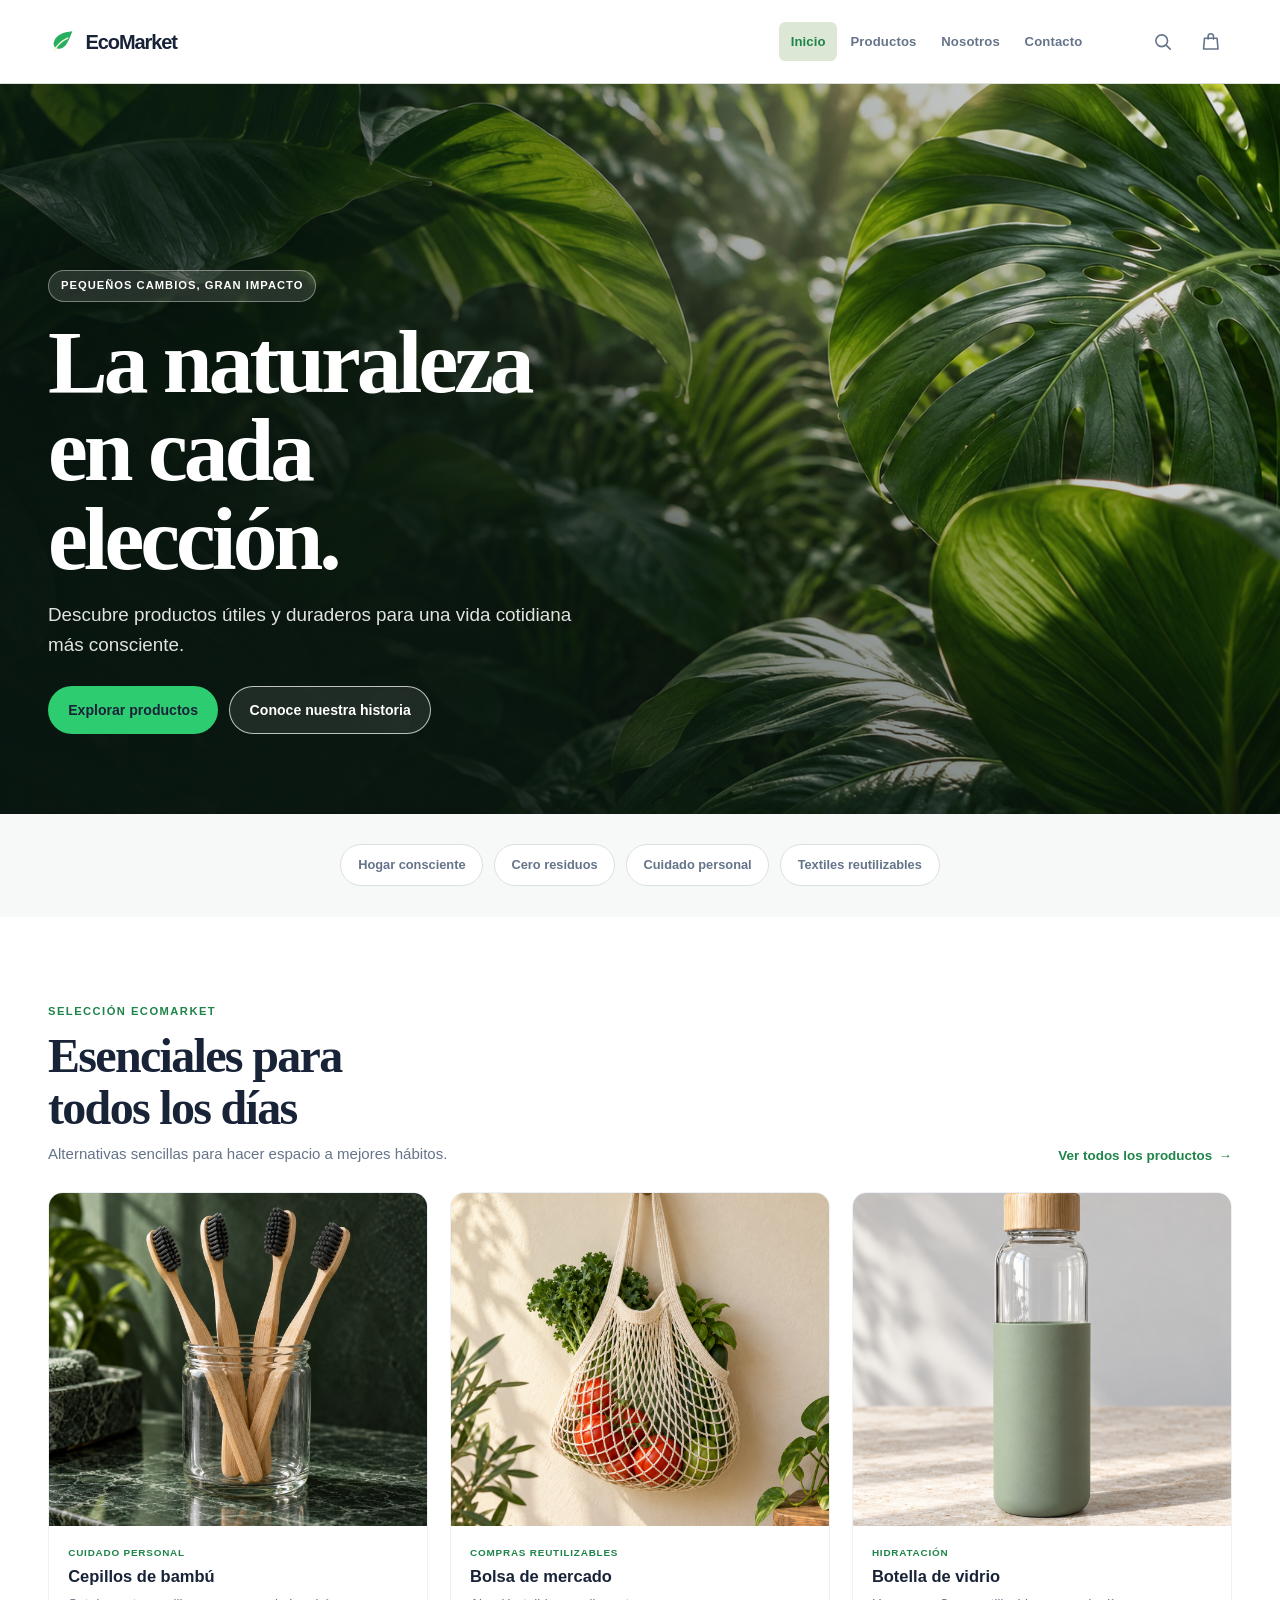
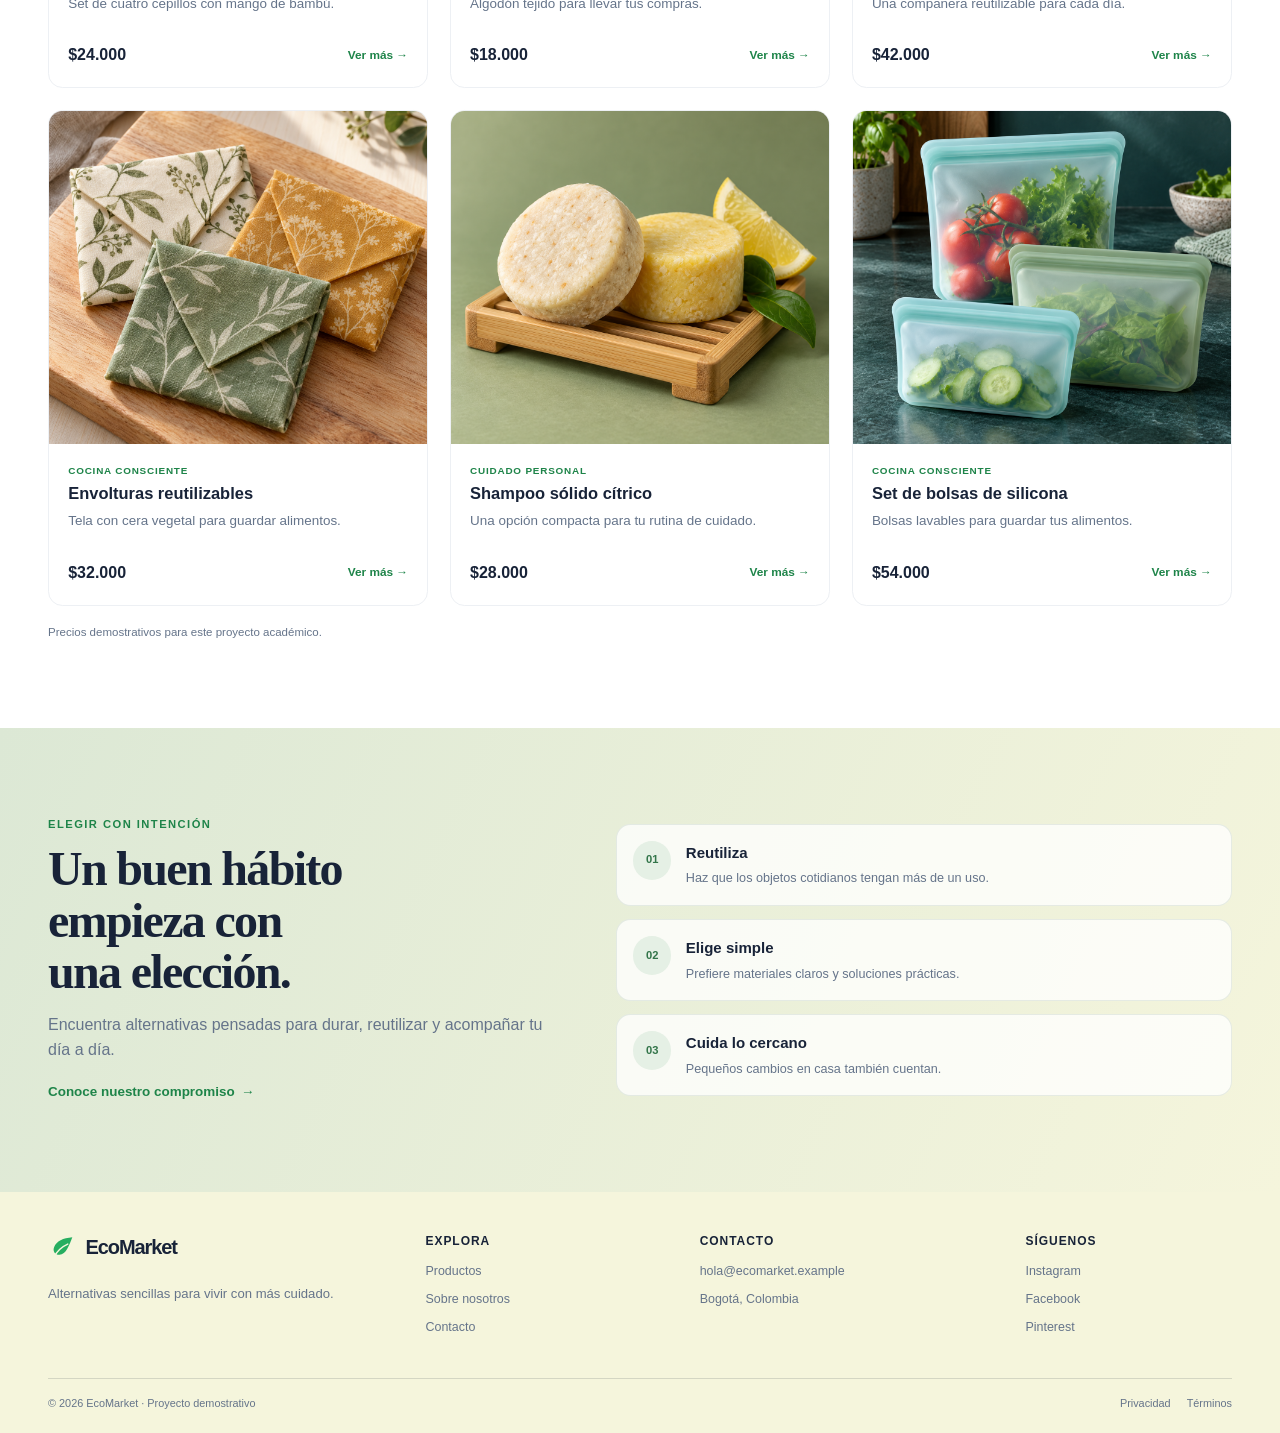
<file: index.html>
<!doctype html>
<html lang="es">
  <head>
    <meta charset="utf-8">
    <meta name="viewport" content="width=device-width, initial-scale=1">
    <meta name="theme-color" content="#f7f9f8">
    <link rel="icon" type="image/svg+xml" href="img/icons/eco-leaf.svg">
    <meta name="description" content="Encuentra productos reutilizables y conscientes para tu hogar, cuidado personal y compras diarias en EcoMarket.">
    <title>EcoMarket | Compra consciente, vive mejor</title>
    <link rel="stylesheet" href="css/main.css">
    <link rel="stylesheet" href="css/layout.css">
    <link rel="stylesheet" href="css/components.css">
    <link rel="stylesheet" href="css/animations.css">
  </head>
  <body>
    <a class="skip-link" href="#contenido">Saltar al contenido</a>
    <header class="site-header">
      <div class="site-header__inner page-wrap">
        <a class="brand" href="index.html" aria-label="EcoMarket, inicio">
          <svg class="brand__mark" viewBox="0 0 40 40" aria-hidden="true"><path d="M32 7C20 8 11 12 8 20c-2 5 1 10 7 10 9 0 13-13 17-23Z" fill="currentColor"/><path d="M8 33c4-8 9-13 18-17" fill="none" stroke="#f5f5dc" stroke-linecap="round" stroke-width="2"/></svg>
          <span>Eco<span class="brand__accent">Market</span></span>
        </a>
        <div class="site-header__actions">
          <nav class="site-nav" aria-label="Navegación principal">
            <input class="site-nav__checkbox" id="menu-principal" type="checkbox" aria-label="Mostrar u ocultar menú">
            <label class="site-nav__button" for="menu-principal" aria-hidden="true"><span></span><span></span><span></span></label>
            <div class="site-nav__menu">
              <a class="site-nav__link site-nav__link--current" aria-current="page" href="index.html">Inicio</a>
              <a class="site-nav__link" href="views/productos.html">Productos</a>
              <a class="site-nav__link" href="views/sobre-nosotros.html">Nosotros</a>
              <a class="site-nav__link" href="views/contacto.html">Contacto</a>
            </div>
          </nav>
          <div class="header-quicklinks" aria-label="Accesos rápidos">
            <a class="header-icon" href="views/productos.html" aria-label="Buscar productos" title="Buscar productos">
              <svg viewBox="0 0 24 24" aria-hidden="true"><circle cx="10.8" cy="10.8" r="6.5"/><path d="m16 16 4.2 4.2"/></svg>
            </a>
            <a class="header-icon header-icon--bag" href="views/productos.html" aria-label="Ver catálogo y bolsa demostrativa" title="Ver catálogo y bolsa demostrativa">
              <svg viewBox="0 0 24 24" aria-hidden="true"><path d="M5 8h14l1 12H4L5 8Z"/><path d="M9 9V6a3 3 0 0 1 6 0v3"/></svg>
            </a>
          </div>
        </div>
      </div>
    </header>

    <main id="contenido" class="home">
      <section class="home-hero" aria-labelledby="home-title">
        <img class="home-hero__image" src="img/hero/hojas-eco.png" alt="" fetchpriority="high" decoding="async">
        <div class="home-hero__shade" aria-hidden="true"></div>
        <div class="page-wrap home-hero__content">
          <p class="eyebrow eyebrow--light">Pequeños cambios, gran impacto</p>
          <h1 id="home-title">La naturaleza en cada elección.</h1>
          <p class="home-hero__copy">Descubre productos útiles y duraderos para una vida cotidiana más consciente.</p>
          <div class="home-hero__actions">
            <a class="button button--primary" href="views/productos.html">Explorar productos</a>
            <a class="button button--hero-outline" href="views/sobre-nosotros.html">Conoce nuestra historia</a>
          </div>
        </div>
      </section>

      <nav class="home-categories page-wrap" aria-label="Explorar categorías">
        <a href="views/productos.html">Hogar consciente</a>
        <a href="views/productos.html">Cero residuos</a>
        <a href="views/productos.html">Cuidado personal</a>
        <a href="views/productos.html">Textiles reutilizables</a>
      </nav>

      <section class="home-featured section-space" aria-labelledby="featured-title">
        <div class="page-wrap">
          <div class="section-heading">
            <div>
              <p class="eyebrow">Selección EcoMarket</p>
              <h2 id="featured-title">Esenciales para todos los días</h2>
              <p class="section-heading__copy">Alternativas sencillas para hacer espacio a mejores hábitos.</p>
            </div>
            <a class="text-link" href="views/productos.html">Ver todos los productos <span aria-hidden="true">→</span></a>
          </div>

          <div class="product-grid">
            <article class="card product-card">
              <a class="product-card__image" href="views/productos.html" aria-label="Ver cepillos de bambú">
                <img src="img/products/cepillos-bambu.png" alt="Cuatro cepillos de bambú en un frasco de vidrio" loading="lazy" decoding="async">
              </a>
              <div class="product-card__body">
                <p class="product-card__tag">Cuidado personal</p>
                <h3><a href="views/productos.html">Cepillos de bambú</a></h3>
                <p class="product-card__description">Set de cuatro cepillos con mango de bambú.</p>
                <div class="product-card__bottom"><span class="product-card__price">$24.000</span><a class="product-card__link" href="views/productos.html">Ver más <span aria-hidden="true">→</span></a></div>
              </div>
            </article>

            <article class="card product-card">
              <a class="product-card__image" href="views/productos.html" aria-label="Ver bolsa de mercado de algodón">
                <img src="img/products/bolsa-malla.png" alt="Bolsa de malla de algodón con verduras frescas" loading="lazy" decoding="async">
              </a>
              <div class="product-card__body">
                <p class="product-card__tag">Compras reutilizables</p>
                <h3><a href="views/productos.html">Bolsa de mercado</a></h3>
                <p class="product-card__description">Algodón tejido para llevar tus compras.</p>
                <div class="product-card__bottom"><span class="product-card__price">$18.000</span><a class="product-card__link" href="views/productos.html">Ver más <span aria-hidden="true">→</span></a></div>
              </div>
            </article>

            <article class="card product-card">
              <a class="product-card__image" href="views/productos.html" aria-label="Ver botella reutilizable de vidrio">
                <img src="img/products/botella-vidrio.png" alt="Botella reutilizable de vidrio con funda verde y tapa de bambú" loading="lazy" decoding="async">
              </a>
              <div class="product-card__body">
                <p class="product-card__tag">Hidratación</p>
                <h3><a href="views/productos.html">Botella de vidrio</a></h3>
                <p class="product-card__description">Una compañera reutilizable para cada día.</p>
                <div class="product-card__bottom"><span class="product-card__price">$42.000</span><a class="product-card__link" href="views/productos.html">Ver más <span aria-hidden="true">→</span></a></div>
              </div>
            </article>

            <article class="card product-card">
              <a class="product-card__image" href="views/productos.html" aria-label="Ver envolturas reutilizables para alimentos">
                <img src="img/products/envolturas-reusables.png" alt="Envolturas de tela reutilizables con estampados botánicos" loading="lazy" decoding="async">
              </a>
              <div class="product-card__body">
                <p class="product-card__tag">Cocina consciente</p>
                <h3><a href="views/productos.html">Envolturas reutilizables</a></h3>
                <p class="product-card__description">Tela con cera vegetal para guardar alimentos.</p>
                <div class="product-card__bottom"><span class="product-card__price">$32.000</span><a class="product-card__link" href="views/productos.html">Ver más <span aria-hidden="true">→</span></a></div>
              </div>
            </article>

            <article class="card product-card">
              <a class="product-card__image" href="views/productos.html" aria-label="Ver shampoo sólido cítrico">
                <img src="img/products/shampoo-solido.png" alt="Barras sólidas de shampoo sobre una jabonera de bambú" loading="lazy" decoding="async">
              </a>
              <div class="product-card__body">
                <p class="product-card__tag">Cuidado personal</p>
                <h3><a href="views/productos.html">Shampoo sólido cítrico</a></h3>
                <p class="product-card__description">Una opción compacta para tu rutina de cuidado.</p>
                <div class="product-card__bottom"><span class="product-card__price">$28.000</span><a class="product-card__link" href="views/productos.html">Ver más <span aria-hidden="true">→</span></a></div>
              </div>
            </article>

            <article class="card product-card">
              <a class="product-card__image" href="views/productos.html" aria-label="Ver set de bolsas reutilizables de silicona">
                <img src="img/products/bolsas-silicona.png" alt="Set de bolsas de silicona reutilizables para guardar alimentos" loading="lazy" decoding="async">
              </a>
              <div class="product-card__body">
                <p class="product-card__tag">Cocina consciente</p>
                <h3><a href="views/productos.html">Set de bolsas de silicona</a></h3>
                <p class="product-card__description">Bolsas lavables para guardar tus alimentos.</p>
                <div class="product-card__bottom"><span class="product-card__price">$54.000</span><a class="product-card__link" href="views/productos.html">Ver más <span aria-hidden="true">→</span></a></div>
              </div>
            </article>
          </div>
          <p class="price-note">Precios demostrativos para este proyecto académico.</p>
        </div>
      </section>

      <section class="home-values" aria-labelledby="values-title">
        <div class="page-wrap home-values__layout">
          <div class="home-values__intro">
            <p class="eyebrow">Elegir con intención</p>
            <h2 id="values-title">Un buen hábito empieza con una elección.</h2>
            <p>Encuentra alternativas pensadas para durar, reutilizar y acompañar tu día a día.</p>
            <a class="text-link" href="views/sobre-nosotros.html">Conoce nuestro compromiso <span aria-hidden="true">→</span></a>
          </div>
          <div class="value-list">
            <article class="value-item"><span aria-hidden="true">01</span><div><h3>Reutiliza</h3><p>Haz que los objetos cotidianos tengan más de un uso.</p></div></article>
            <article class="value-item"><span aria-hidden="true">02</span><div><h3>Elige simple</h3><p>Prefiere materiales claros y soluciones prácticas.</p></div></article>
            <article class="value-item"><span aria-hidden="true">03</span><div><h3>Cuida lo cercano</h3><p>Pequeños cambios en casa también cuentan.</p></div></article>
          </div>
        </div>
      </section>
    </main>

    <footer class="site-footer" id="footer">
      <div class="site-footer__main page-wrap">
        <div class="site-footer__brand">
          <a class="brand brand--footer" href="index.html"><svg class="brand__mark" viewBox="0 0 40 40" aria-hidden="true"><path d="M32 7C20 8 11 12 8 20c-2 5 1 10 7 10 9 0 13-13 17-23Z" fill="currentColor"/><path d="M8 33c4-8 9-13 18-17" fill="none" stroke="#f5f5dc" stroke-linecap="round" stroke-width="2"/></svg><span>Eco<span class="brand__accent">Market</span></span></a>
          <p>Alternativas sencillas para vivir con más cuidado.</p>
        </div>
        <div class="site-footer__column"><h2>Explora</h2><a href="views/productos.html">Productos</a><a href="views/sobre-nosotros.html">Sobre nosotros</a><a href="views/contacto.html">Contacto</a></div>
        <div class="site-footer__column"><h2>Contacto</h2><a href="mailto:hola@ecomarket.example">hola@ecomarket.example</a><span>Bogotá, Colombia</span></div>
        <div class="site-footer__column"><h2>Síguenos</h2><a href="#footer">Instagram</a><a href="#footer">Facebook</a><a href="#footer">Pinterest</a></div>
      </div>
      <div class="site-footer__bottom page-wrap"><span>© 2026 EcoMarket · Proyecto demostrativo</span><div><a href="views/contacto.html#privacidad">Privacidad</a><a href="views/contacto.html#terminos">Términos</a></div></div>
    </footer>
  </body>
</html>
</file>
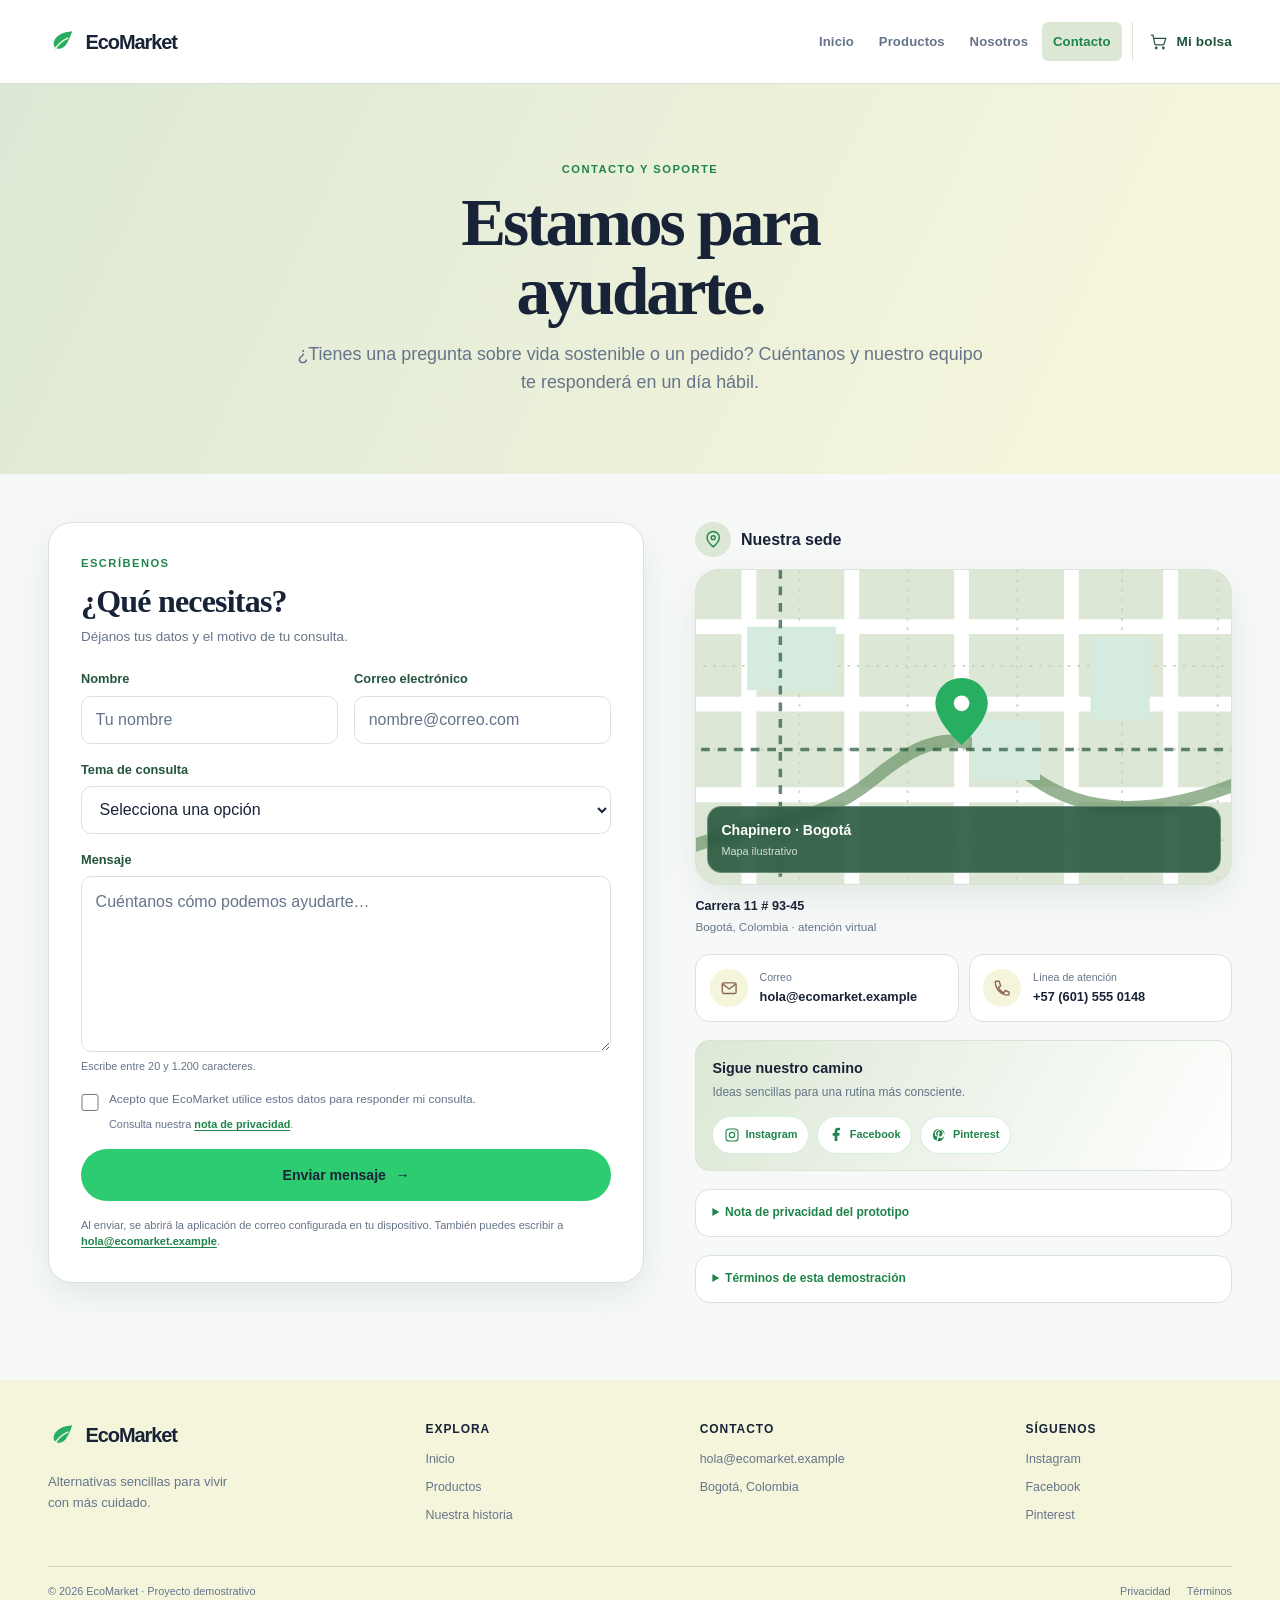
<file: views/contacto.html>
<!doctype html>
<html lang="es">
  <head>
    <meta charset="utf-8">
    <meta name="viewport" content="width=device-width, initial-scale=1">
    <meta name="theme-color" content="#f7f9f8">
    <link rel="icon" type="image/svg+xml" href="../img/icons/eco-leaf.svg">
    <meta name="description" content="Comunícate con el equipo de EcoMarket.">
    <title>Contacto | EcoMarket</title>
    <link rel="stylesheet" href="../css/main.css"><link rel="stylesheet" href="../css/layout.css"><link rel="stylesheet" href="../css/components.css"><link rel="stylesheet" href="../css/animations.css">
  </head>
  <body>
    <a class="skip-link" href="#contenido">Saltar al contenido</a>
    <header class="site-header"><div class="site-header__inner page-wrap">
      <a class="brand" href="../index.html" aria-label="EcoMarket, inicio"><svg class="brand__mark" viewBox="0 0 40 40" aria-hidden="true"><path d="M32 7C20 8 11 12 8 20c-2 5 1 10 7 10 9 0 13-13 17-23Z" fill="currentColor"/><path d="M8 33c4-8 9-13 18-17" fill="none" stroke="#f5f5dc" stroke-linecap="round" stroke-width="2"/></svg><span>Eco<span class="brand__accent">Market</span></span></a>
      <nav class="site-nav" aria-label="Navegación principal"><input class="site-nav__checkbox" id="menu-principal" type="checkbox" aria-label="Mostrar u ocultar menú"><label class="site-nav__button" for="menu-principal" aria-hidden="true"><span></span><span></span><span></span></label><div class="site-nav__menu"><a class="site-nav__link" href="../index.html">Inicio</a><a class="site-nav__link" href="productos.html">Productos</a><a class="site-nav__link" href="sobre-nosotros.html">Nosotros</a><a class="site-nav__link site-nav__link--current" aria-current="page" href="contacto.html">Contacto</a><a class="header-cart" href="productos.html" aria-label="Ver catálogo y bolsa demostrativa"><svg viewBox="0 0 24 24" aria-hidden="true"><path d="M3 4h2l2 10a2 2 0 0 0 2 2h8a2 2 0 0 0 2-2l2-6H6M10 20a1 1 0 1 1-2 0 1 1 0 0 1 2 0Zm9 0a1 1 0 1 1-2 0 1 1 0 0 1 2 0Z"/></svg><span>Mi bolsa</span></a></div></nav>
    </div></header>
    <main id="contenido" class="contact-page">
      <section class="contact-intro" aria-labelledby="contact-title">
        <div class="page-wrap">
          <p class="eyebrow">Contacto y soporte</p>
          <h1 id="contact-title">Estamos para ayudarte.</h1>
          <p>¿Tienes una pregunta sobre vida sostenible o un pedido? Cuéntanos y nuestro equipo te responderá en un día hábil.</p>
        </div>
      </section>

      <section class="contact-section page-wrap" aria-label="Formulario y datos de contacto">
        <div class="contact-grid">
          <div class="contact-form-panel">
            <div class="contact-form-panel__intro">
              <p class="eyebrow">Escríbenos</p>
              <h2>¿Qué necesitas?</h2>
              <p>Déjanos tus datos y el motivo de tu consulta.</p>
            </div>
            <form class="contact-form" action="mailto:hola@ecomarket.example" method="post" enctype="text/plain">
              <div class="contact-form__fields">
                <div class="field">
                  <label for="contact-name">Nombre</label>
                  <input id="contact-name" name="nombre" type="text" autocomplete="name" minlength="2" maxlength="80" placeholder="Tu nombre" required>
                </div>
                <div class="field">
                  <label for="contact-email">Correo electrónico</label>
                  <input id="contact-email" name="correo" type="email" autocomplete="email" maxlength="120" placeholder="nombre@correo.com" required>
                </div>
                <div class="field contact-form__subject">
                  <label for="contact-subject">Tema de consulta</label>
                  <select id="contact-subject" name="tema" required>
                    <option value="" selected disabled>Selecciona una opción</option>
                    <option value="productos">Productos y materiales</option>
                    <option value="pedido">Mi pedido</option>
                    <option value="devolucion">Envíos y devoluciones</option>
                    <option value="otro">Otro tema</option>
                  </select>
                </div>
                <div class="field contact-form__message">
                  <label for="contact-message">Mensaje</label>
                  <textarea id="contact-message" name="mensaje" rows="6" minlength="20" maxlength="1200" placeholder="Cuéntanos cómo podemos ayudarte…" required></textarea>
                  <small>Escribe entre 20 y 1.200 caracteres.</small>
                </div>
              </div>
              <div class="contact-consent">
                <input id="contact-consent" name="consentimiento" type="checkbox" required>
                <label for="contact-consent">Acepto que EcoMarket utilice estos datos para responder mi consulta.</label>
              </div>
              <p class="contact-consent__note">Consulta nuestra <a href="#privacidad">nota de privacidad</a>.</p>
              <button class="button button--primary contact-form__submit" type="submit">Enviar mensaje <span aria-hidden="true">→</span></button>
              <p class="contact-form__note">Al enviar, se abrirá la aplicación de correo configurada en tu dispositivo. También puedes escribir a <a href="mailto:hola@ecomarket.example">hola@ecomarket.example</a>.</p>
            </form>
          </div>

          <aside class="contact-aside" aria-label="Ubicación y otros medios de contacto">
            <section class="contact-location" aria-labelledby="location-title">
              <div class="contact-section-heading">
                <span class="contact-section-heading__icon" aria-hidden="true"><svg viewBox="0 0 24 24"><path d="M20 10c0 5-8 12-8 12S4 15 4 10a8 8 0 1 1 16 0Z"/><circle cx="12" cy="10" r="2.5"/></svg></span>
                <h2 id="location-title">Nuestra sede</h2>
              </div>
              <div class="contact-map" role="img" aria-label="Mapa ilustrativo de Chapinero, Bogotá. La dirección es de demostración y no corresponde a una tienda abierta al público.">
                <svg viewBox="0 0 640 360" aria-hidden="true" preserveAspectRatio="xMidYMid slice">
                  <rect width="640" height="360" fill="#dce8d5"/>
                  <path d="M0 65h640M0 154h640M0 258h640M74 0v360M192 0v360M318 0v360M444 0v360M558 0v360" stroke="#fff" stroke-width="17"/>
                  <path d="M0 110h640M0 206h640M0 310h640M132 0v360M256 0v360M382 0v360M502 0v360M612 0v360" stroke="#c6d3bd" stroke-width="2" stroke-dasharray="3 8"/>
                  <path d="M0 320c94-35 151-25 218-81 73-61 112-52 179-3 63 47 143 48 243 7" fill="none" stroke="#6c9567" stroke-width="15" opacity=".7"/>
                  <path d="M72 65h102v73H72zm258 108h78v68h-78zM466 77h68v94h-68zM205 270h83v62h-83z" fill="#d5ebdf"/>
                  <path d="M110 0v360M0 206h640" stroke="#24543b" stroke-width="4" stroke-dasharray="10 9" opacity=".7"/>
                  <circle cx="318" cy="154" r="30" fill="#f5f5dc" opacity=".85"/>
                  <path d="M318 124c-17 0-30 13-30 29 0 22 30 48 30 48s30-26 30-48c0-16-13-29-30-29Z" fill="#27ae60"/>
                  <circle cx="318" cy="153" r="9" fill="#fff"/>
                </svg>
                <div class="contact-map__caption"><strong>Chapinero · Bogotá</strong><span>Mapa ilustrativo</span></div>
              </div>
              <address class="contact-address"><strong>Carrera 11 # 93-45</strong><span>Bogotá, Colombia · atención virtual</span></address>
            </section>

            <div class="contact-methods" aria-label="Contacto directo">
              <a class="contact-method" href="mailto:hola@ecomarket.example">
                <span class="contact-method__icon" aria-hidden="true"><svg viewBox="0 0 24 24"><rect x="3" y="5" width="18" height="14" rx="2"/><path d="m4 7 8 6 8-6"/></svg></span>
                <span><small>Correo</small><strong>hola@ecomarket.example</strong></span>
              </a>
              <a class="contact-method" href="tel:+576015550148">
                <span class="contact-method__icon" aria-hidden="true"><svg viewBox="0 0 24 24"><path d="M7 3H4a1 1 0 0 0-1 1c0 9.4 7.6 17 17 17a1 1 0 0 0 1-1v-3l-5-2-2 3a14 14 0 0 1-7-7l3-2-2-6Z"/></svg></span>
                <span><small>Línea de atención</small><strong>+57 (601) 555 0148</strong></span>
              </a>
            </div>

            <section class="contact-social" aria-labelledby="social-title">
              <h2 id="social-title">Sigue nuestro camino</h2>
              <p>Ideas sencillas para una rutina más consciente.</p>
              <div class="contact-social__links">
                <a href="https://www.instagram.com/" target="_blank" rel="noopener noreferrer" aria-label="Instagram de EcoMarket, enlace de demostración"><svg viewBox="0 0 24 24" aria-hidden="true"><rect x="3" y="3" width="18" height="18" rx="5"/><circle cx="12" cy="12" r="4"/><circle cx="17.5" cy="6.5" r=".8" fill="currentColor" stroke="none"/></svg><span>Instagram</span></a>
                <a href="https://www.facebook.com/" target="_blank" rel="noopener noreferrer" aria-label="Facebook de EcoMarket, enlace de demostración"><svg viewBox="0 0 24 24" aria-hidden="true"><path d="M14 21v-8h3l.5-4H14V7c0-1.2.4-2 2-2h2V1.5c-.8-.1-1.8-.2-3-.2-3.2 0-5 1.9-5 5.3V9H7v4h3v8Z" fill="currentColor" stroke="none"/></svg><span>Facebook</span></a>
                <a href="https://www.pinterest.com/" target="_blank" rel="noopener noreferrer" aria-label="Pinterest de EcoMarket, enlace de demostración"><svg viewBox="0 0 24 24" aria-hidden="true"><path d="M12 3a9 9 0 0 0-3.3 17.4c-.1-1.5 0-3 .4-4.6l1.2-5s-.3-.6-.3-1.5c0-1.4.8-2.5 1.9-2.5.9 0 1.3.7 1.3 1.6 0 1-.7 2.5-1 3.9-.3 1.1.6 2 1.7 2 2 0 3.4-2.6 3.4-5.6 0-2.3-1.6-4-4.4-4-3.2 0-5.2 2.4-5.2 5.1 0 .9.3 1.9.8 2.4.2.2.2.4.2.6l-.3 1c-.1.3-.3.4-.6.3-1.4-.6-2.1-2.2-2.1-4 0-3 2.6-6.7 7.7-6.7 4.1 0 6.8 3 6.8 6.2 0 4.2-2.3 7.3-5.8 7.3-1.2 0-2.4-.7-2.8-1.4l-.8 3c-.3 1-.8 2-1.3 2.8A9 9 0 1 0 12 3Z" fill="currentColor" stroke="none"/></svg><span>Pinterest</span></a>
              </div>
            </section>

            <details class="contact-privacy" id="privacidad">
              <summary>Nota de privacidad del prototipo</summary>
              <p>Esta versión académica no guarda los datos. Al enviar el formulario, tu navegador abrirá la aplicación de correo configurada para que decidas si quieres enviar el mensaje.</p>
            </details>
            <details class="contact-privacy" id="terminos">
              <summary>Términos de esta demostración</summary>
              <p>La ubicación, el teléfono y el contenido son ilustrativos. EcoMarket es un proyecto académico y no procesa compras ni solicitudes reales.</p>
            </details>
          </aside>
        </div>
      </section>
    </main>
    <footer class="site-footer" id="footer"><div class="site-footer__main page-wrap"><div class="site-footer__brand"><a class="brand brand--footer" href="../index.html"><svg class="brand__mark" viewBox="0 0 40 40" aria-hidden="true"><path d="M32 7C20 8 11 12 8 20c-2 5 1 10 7 10 9 0 13-13 17-23Z" fill="currentColor"/><path d="M8 33c4-8 9-13 18-17" fill="none" stroke="#f5f5dc" stroke-linecap="round" stroke-width="2"/></svg><span>Eco<span class="brand__accent">Market</span></span></a><p>Alternativas sencillas para vivir<br>con más cuidado.</p></div><div class="site-footer__column"><h2>Explora</h2><a href="../index.html">Inicio</a><a href="productos.html">Productos</a><a href="sobre-nosotros.html">Nuestra historia</a></div><div class="site-footer__column"><h2>Contacto</h2><a href="mailto:hola@ecomarket.example">hola@ecomarket.example</a><span>Bogotá, Colombia</span></div><div class="site-footer__column"><h2>Síguenos</h2><a href="https://www.instagram.com/" target="_blank" rel="noopener noreferrer">Instagram</a><a href="https://www.facebook.com/" target="_blank" rel="noopener noreferrer">Facebook</a><a href="https://www.pinterest.com/" target="_blank" rel="noopener noreferrer">Pinterest</a></div></div><div class="site-footer__bottom page-wrap"><span>© 2026 EcoMarket · Proyecto demostrativo</span><div><a href="#privacidad">Privacidad</a><a href="#terminos">Términos</a></div></div></footer>
  </body>
</html>
</file>
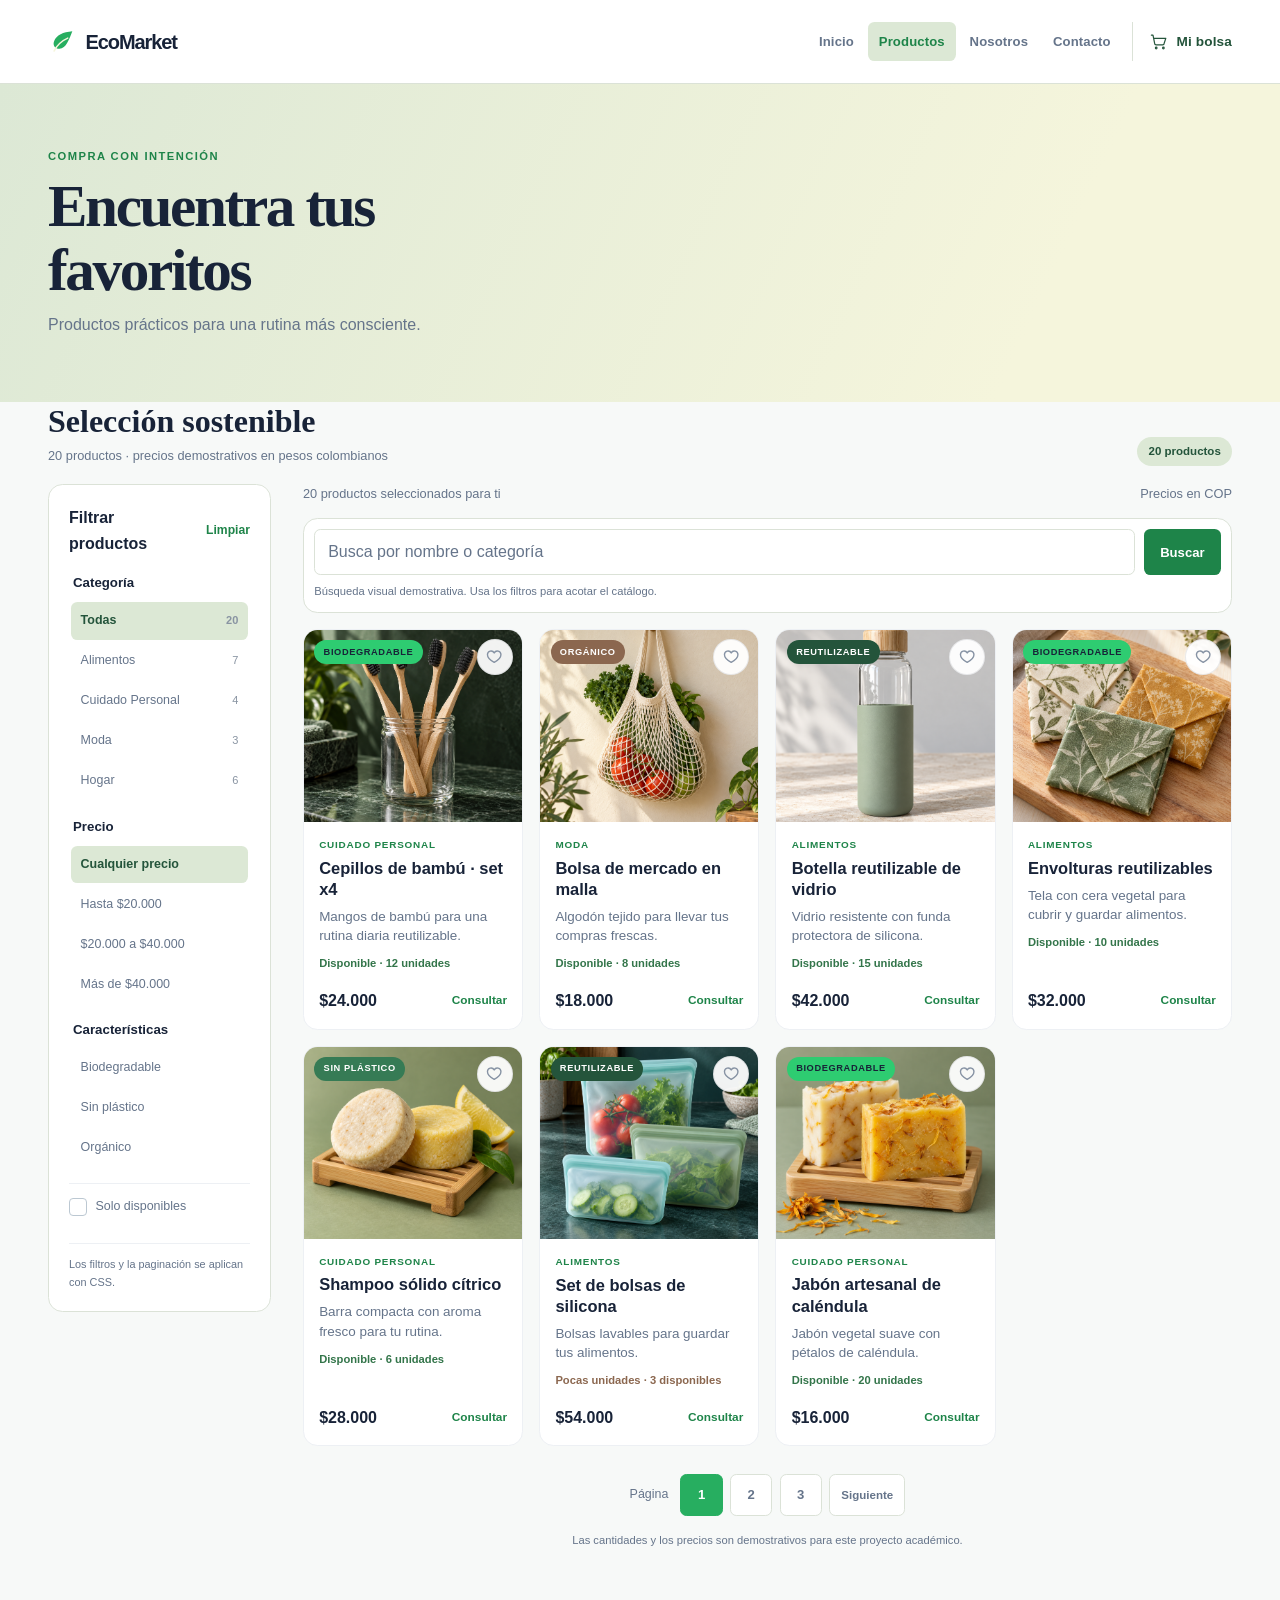
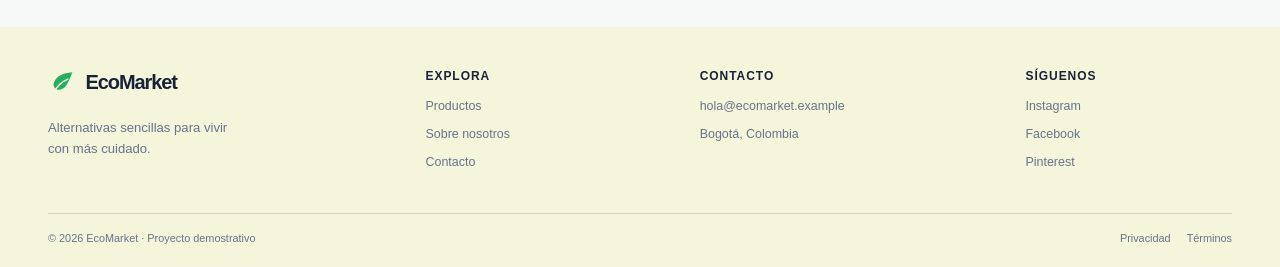
<file: views/productos.html>
<!doctype html>
<html lang="es">
  <head>
    <meta charset="utf-8">
    <meta name="viewport" content="width=device-width, initial-scale=1">
    <meta name="theme-color" content="#f7f9f8">
    <link rel="icon" type="image/svg+xml" href="../img/icons/eco-leaf.svg">
    <meta name="description" content="Explora el catálogo de productos sustentables de EcoMarket.">
    <title>Productos | EcoMarket</title>
    <link rel="stylesheet" href="../css/main.css"><link rel="stylesheet" href="../css/layout.css"><link rel="stylesheet" href="../css/components.css"><link rel="stylesheet" href="../css/animations.css">
  </head>
  <body>
    <a class="skip-link" href="#contenido">Saltar al contenido</a>
    <header class="site-header"><div class="site-header__inner page-wrap">
      <a class="brand" href="../index.html" aria-label="EcoMarket, inicio"><svg class="brand__mark" viewBox="0 0 40 40" aria-hidden="true"><path d="M32 7C20 8 11 12 8 20c-2 5 1 10 7 10 9 0 13-13 17-23Z" fill="currentColor"/><path d="M8 33c4-8 9-13 18-17" fill="none" stroke="#f5f5dc" stroke-linecap="round" stroke-width="2"/></svg><span>Eco<span class="brand__accent">Market</span></span></a>
      <nav class="site-nav" aria-label="Navegación principal"><input class="site-nav__checkbox" id="menu-principal" type="checkbox" aria-label="Mostrar u ocultar menú"><label class="site-nav__button" for="menu-principal" aria-hidden="true"><span></span><span></span><span></span></label><div class="site-nav__menu"><a class="site-nav__link" href="../index.html">Inicio</a><a class="site-nav__link site-nav__link--current" aria-current="page" href="productos.html">Productos</a><a class="site-nav__link" href="sobre-nosotros.html">Nosotros</a><a class="site-nav__link" href="contacto.html">Contacto</a><a class="header-cart" href="productos.html" aria-label="Ver catálogo y bolsa demostrativa"><svg viewBox="0 0 24 24" aria-hidden="true"><path d="M3 4h2l2 10a2 2 0 0 0 2 2h8a2 2 0 0 0 2-2l2-6H6M10 20a1 1 0 1 1-2 0 1 1 0 0 1 2 0Zm9 0a1 1 0 1 1-2 0 1 1 0 0 1 2 0Z"/></svg><span>Mi bolsa</span></a></div></nav>
    </div></header>
    <main id="contenido" class="catalog-page">
      <input class="page-switch visually-hidden" type="radio" name="pagina-catalogo" id="pagina-1" checked>
      <input class="page-switch visually-hidden" type="radio" name="pagina-catalogo" id="pagina-2">
      <input class="page-switch visually-hidden" type="radio" name="pagina-catalogo" id="pagina-3">

      <section class="catalog-intro" aria-labelledby="catalog-title">
        <div class="page-wrap">
          <p class="eyebrow">Compra con intención</p>
          <h1 id="catalog-title">Encuentra tus favoritos</h1>
          <p>Productos prácticos para una rutina más consciente.</p>
        </div>
      </section>

      <section class="catalog-section page-wrap" id="catalogo" aria-label="Catálogo de productos EcoMarket">
        <div class="catalog-heading">
          <div><h2>Selección sostenible</h2><p>20 productos · precios demostrativos en pesos colombianos</p></div>
          <span class="catalog-count">20 productos</span>
        </div>
        <div class="catalog-layout">
          <aside class="catalog-sidebar" aria-label="Filtros del catálogo">
            <div class="catalog-sidebar__heading"><h2>Filtrar productos</h2><a href="productos.html">Limpiar</a></div>
            <fieldset class="catalog-filter">
              <legend>Categoría</legend>
              <div class="catalog-filter__options">
                <input class="catalog-control visually-hidden" type="radio" name="categoria" id="categoria-todas" checked><label for="categoria-todas">Todas <span>20</span></label>
                <input class="catalog-control visually-hidden" type="radio" name="categoria" id="categoria-alimentos"><label for="categoria-alimentos">Alimentos <span>7</span></label>
                <input class="catalog-control visually-hidden" type="radio" name="categoria" id="categoria-cuidado"><label for="categoria-cuidado">Cuidado Personal <span>4</span></label>
                <input class="catalog-control visually-hidden" type="radio" name="categoria" id="categoria-moda"><label for="categoria-moda">Moda <span>3</span></label>
                <input class="catalog-control visually-hidden" type="radio" name="categoria" id="categoria-hogar"><label for="categoria-hogar">Hogar <span>6</span></label>
              </div>
            </fieldset>
            <fieldset class="catalog-filter">
              <legend>Precio</legend>
              <div class="catalog-filter__options catalog-filter__options--price">
                <input class="catalog-control visually-hidden" type="radio" name="precio" id="precio-todos" checked><label for="precio-todos">Cualquier precio</label>
                <input class="catalog-control visually-hidden" type="radio" name="precio" id="precio-bajo"><label for="precio-bajo">Hasta $20.000</label>
                <input class="catalog-control visually-hidden" type="radio" name="precio" id="precio-medio"><label for="precio-medio">$20.000 a $40.000</label>
                <input class="catalog-control visually-hidden" type="radio" name="precio" id="precio-alto"><label for="precio-alto">Más de $40.000</label>
              </div>
            </fieldset>
            <fieldset class="catalog-filter">
              <legend>Características</legend>
              <div class="catalog-filter__options">
                <input class="catalog-control visually-hidden" type="checkbox" id="sello-biodegradable"><label for="sello-biodegradable">Biodegradable</label>
                <input class="catalog-control visually-hidden" type="checkbox" id="sello-sin-plastico"><label for="sello-sin-plastico">Sin plástico</label>
                <input class="catalog-control visually-hidden" type="checkbox" id="sello-organico"><label for="sello-organico">Orgánico</label>
              </div>
            </fieldset>
            <div class="catalog-stock-filter"><input class="catalog-control visually-hidden" type="checkbox" id="solo-disponibles"><label for="solo-disponibles"><span class="catalog-stock-filter__check" aria-hidden="true"></span>Solo disponibles</label></div>
            <p class="filter-note">Los filtros y la paginación se aplican con CSS.</p>
          </aside>

          <div class="catalog-content">
            <div class="catalog-toolbar"><p>20 productos seleccionados para ti</p><span>Precios en COP</span></div>
            <form class="catalog-search" role="search" action="productos.html#catalogo" method="get" aria-label="Búsqueda visual del catálogo">
              <label class="visually-hidden" for="busqueda-productos">Buscar productos</label>
              <input class="catalog-search__field" id="busqueda-productos" name="q" type="search" placeholder="Busca por nombre o categoría" aria-describedby="busqueda-ayuda">
              <button class="catalog-search__button" type="submit">Buscar</button>
              <p class="catalog-search__hint" id="busqueda-ayuda">Búsqueda visual demostrativa. Usa los filtros para acotar el catálogo.</p>
            </form>
            <div class="catalog-grid product-grid" aria-label="Productos">
              <article class="card product-card catalog-card" data-category="cuidado" data-price="medio" data-tags="biodegradable sin-plastico" data-stock="disponible">
                <div class="product-card__image catalog-card__image"><img src="../img/products/cepillos-bambu.png" alt="Cepillos de dientes de bambú en un frasco de vidrio" loading="lazy" decoding="async"><span class="product-badge product-badge--green">Biodegradable</span><input class="favorite-toggle visually-hidden" type="checkbox" id="fav-cepillos"><label class="favorite-toggle__label" for="fav-cepillos" aria-label="Guardar Cepillos de bambú en favoritos"><svg viewBox="0 0 24 24" aria-hidden="true"><path d="M20.8 8.7c0 5.1-8.8 10-8.8 10s-8.8-4.9-8.8-10a4.7 4.7 0 0 1 8.8-2.3 4.7 4.7 0 0 1 8.8 2.3Z"/></svg></label></div>
                <div class="product-card__body"><p class="product-card__tag">Cuidado Personal</p><h3>Cepillos de bambú · set x4</h3><p class="product-card__description">Mangos de bambú para una rutina diaria reutilizable.</p><p class="catalog-card__stock product-stock--available">Disponible · 12 unidades</p><div class="product-card__bottom"><span class="product-card__price">$24.000</span><a class="product-card__link" href="contacto.html">Consultar</a></div></div>
              </article>
              <article class="card product-card catalog-card" data-category="moda" data-price="bajo" data-tags="organico reutilizable" data-stock="disponible">
                <div class="product-card__image catalog-card__image"><img src="../img/products/bolsa-malla.png" alt="Bolsa de malla de algodón con verduras frescas" loading="lazy" decoding="async"><span class="product-badge product-badge--orange">Orgánico</span><input class="favorite-toggle visually-hidden" type="checkbox" id="fav-malla"><label class="favorite-toggle__label" for="fav-malla" aria-label="Guardar Bolsa de mercado en favoritos"><svg viewBox="0 0 24 24" aria-hidden="true"><path d="M20.8 8.7c0 5.1-8.8 10-8.8 10s-8.8-4.9-8.8-10a4.7 4.7 0 0 1 8.8-2.3 4.7 4.7 0 0 1 8.8 2.3Z"/></svg></label></div>
                <div class="product-card__body"><p class="product-card__tag">Moda</p><h3>Bolsa de mercado en malla</h3><p class="product-card__description">Algodón tejido para llevar tus compras frescas.</p><p class="catalog-card__stock product-stock--available">Disponible · 8 unidades</p><div class="product-card__bottom"><span class="product-card__price">$18.000</span><a class="product-card__link" href="contacto.html">Consultar</a></div></div>
              </article>
              <article class="card product-card catalog-card" data-category="alimentos" data-price="alto" data-tags="reutilizable sin-plastico" data-stock="disponible">
                <div class="product-card__image catalog-card__image"><img src="../img/products/botella-vidrio.png" alt="Botella reutilizable de vidrio con funda verde y tapa de bambú" loading="lazy" decoding="async"><span class="product-badge product-badge--blue">Reutilizable</span><input class="favorite-toggle visually-hidden" type="checkbox" id="fav-botella"><label class="favorite-toggle__label" for="fav-botella" aria-label="Guardar Botella de vidrio en favoritos"><svg viewBox="0 0 24 24" aria-hidden="true"><path d="M20.8 8.7c0 5.1-8.8 10-8.8 10s-8.8-4.9-8.8-10a4.7 4.7 0 0 1 8.8-2.3 4.7 4.7 0 0 1 8.8 2.3Z"/></svg></label></div>
                <div class="product-card__body"><p class="product-card__tag">Alimentos</p><h3>Botella reutilizable de vidrio</h3><p class="product-card__description">Vidrio resistente con funda protectora de silicona.</p><p class="catalog-card__stock product-stock--available">Disponible · 15 unidades</p><div class="product-card__bottom"><span class="product-card__price">$42.000</span><a class="product-card__link" href="contacto.html">Consultar</a></div></div>
              </article>
              <article class="card product-card catalog-card" data-category="alimentos" data-price="medio" data-tags="biodegradable sin-plastico" data-stock="disponible">
                <div class="product-card__image catalog-card__image"><img src="../img/products/envolturas-reusables.png" alt="Envolturas de tela reutilizables con estampados botánicos" loading="lazy" decoding="async"><span class="product-badge product-badge--green">Biodegradable</span><input class="favorite-toggle visually-hidden" type="checkbox" id="fav-envolturas"><label class="favorite-toggle__label" for="fav-envolturas" aria-label="Guardar Envolturas reutilizables en favoritos"><svg viewBox="0 0 24 24" aria-hidden="true"><path d="M20.8 8.7c0 5.1-8.8 10-8.8 10s-8.8-4.9-8.8-10a4.7 4.7 0 0 1 8.8-2.3 4.7 4.7 0 0 1 8.8 2.3Z"/></svg></label></div>
                <div class="product-card__body"><p class="product-card__tag">Alimentos</p><h3>Envolturas reutilizables</h3><p class="product-card__description">Tela con cera vegetal para cubrir y guardar alimentos.</p><p class="catalog-card__stock product-stock--available">Disponible · 10 unidades</p><div class="product-card__bottom"><span class="product-card__price">$32.000</span><a class="product-card__link" href="contacto.html">Consultar</a></div></div>
              </article>
              <article class="card product-card catalog-card" data-category="cuidado" data-price="medio" data-tags="sin-plastico vegano" data-stock="disponible">
                <div class="product-card__image catalog-card__image"><img src="../img/products/shampoo-solido.png" alt="Barras sólidas de shampoo sobre una jabonera de bambú" loading="lazy" decoding="async"><span class="product-badge product-badge--purple">Sin plástico</span><input class="favorite-toggle visually-hidden" type="checkbox" id="fav-shampoo"><label class="favorite-toggle__label" for="fav-shampoo" aria-label="Guardar Shampoo sólido cítrico en favoritos"><svg viewBox="0 0 24 24" aria-hidden="true"><path d="M20.8 8.7c0 5.1-8.8 10-8.8 10s-8.8-4.9-8.8-10a4.7 4.7 0 0 1 8.8-2.3 4.7 4.7 0 0 1 8.8 2.3Z"/></svg></label></div>
                <div class="product-card__body"><p class="product-card__tag">Cuidado Personal</p><h3>Shampoo sólido cítrico</h3><p class="product-card__description">Barra compacta con aroma fresco para tu rutina.</p><p class="catalog-card__stock product-stock--available">Disponible · 6 unidades</p><div class="product-card__bottom"><span class="product-card__price">$28.000</span><a class="product-card__link" href="contacto.html">Consultar</a></div></div>
              </article>
              <article class="card product-card catalog-card" data-category="alimentos" data-price="alto" data-tags="reutilizable sin-plastico" data-stock="disponible">
                <div class="product-card__image catalog-card__image"><img src="../img/products/bolsas-silicona.png" alt="Set de bolsas de silicona reutilizables para guardar alimentos" loading="lazy" decoding="async"><span class="product-badge product-badge--blue">Reutilizable</span><input class="favorite-toggle visually-hidden" type="checkbox" id="fav-silicona"><label class="favorite-toggle__label" for="fav-silicona" aria-label="Guardar Set de bolsas de silicona en favoritos"><svg viewBox="0 0 24 24" aria-hidden="true"><path d="M20.8 8.7c0 5.1-8.8 10-8.8 10s-8.8-4.9-8.8-10a4.7 4.7 0 0 1 8.8-2.3 4.7 4.7 0 0 1 8.8 2.3Z"/></svg></label></div>
                <div class="product-card__body"><p class="product-card__tag">Alimentos</p><h3>Set de bolsas de silicona</h3><p class="product-card__description">Bolsas lavables para guardar tus alimentos.</p><p class="catalog-card__stock product-stock--low">Pocas unidades · 3 disponibles</p><div class="product-card__bottom"><span class="product-card__price">$54.000</span><a class="product-card__link" href="contacto.html">Consultar</a></div></div>
              </article>
              <article class="card product-card catalog-card" data-category="cuidado" data-price="bajo" data-tags="biodegradable vegano" data-stock="disponible">
                <div class="product-card__image catalog-card__image"><img src="../img/products/jabon-calendula.png" alt="Jabones artesanales de caléndula sobre una jabonera de bambú" loading="lazy" decoding="async"><span class="product-badge product-badge--green">Biodegradable</span><input class="favorite-toggle visually-hidden" type="checkbox" id="fav-calendula"><label class="favorite-toggle__label" for="fav-calendula" aria-label="Guardar Jabón de caléndula en favoritos"><svg viewBox="0 0 24 24" aria-hidden="true"><path d="M20.8 8.7c0 5.1-8.8 10-8.8 10s-8.8-4.9-8.8-10a4.7 4.7 0 0 1 8.8-2.3 4.7 4.7 0 0 1 8.8 2.3Z"/></svg></label></div>
                <div class="product-card__body"><p class="product-card__tag">Cuidado Personal</p><h3>Jabón artesanal de caléndula</h3><p class="product-card__description">Jabón vegetal suave con pétalos de caléndula.</p><p class="catalog-card__stock product-stock--available">Disponible · 20 unidades</p><div class="product-card__bottom"><span class="product-card__price">$16.000</span><a class="product-card__link" href="contacto.html">Consultar</a></div></div>
              </article>
              <article class="card product-card catalog-card" data-category="cuidado" data-price="medio" data-tags="organico reutilizable" data-stock="disponible">
                <div class="product-card__image catalog-card__image"><img src="../img/products/discos-faciales.png" alt="Discos faciales de algodón reutilizables junto a una bolsa de tela" loading="lazy" decoding="async"><span class="product-badge product-badge--orange">Orgánico</span><input class="favorite-toggle visually-hidden" type="checkbox" id="fav-discos"><label class="favorite-toggle__label" for="fav-discos" aria-label="Guardar Discos faciales en favoritos"><svg viewBox="0 0 24 24" aria-hidden="true"><path d="M20.8 8.7c0 5.1-8.8 10-8.8 10s-8.8-4.9-8.8-10a4.7 4.7 0 0 1 8.8-2.3 4.7 4.7 0 0 1 8.8 2.3Z"/></svg></label></div>
                <div class="product-card__body"><p class="product-card__tag">Cuidado Personal</p><h3>Discos faciales reutilizables · set x6</h3><p class="product-card__description">Algodón suave para reemplazar discos desechables.</p><p class="catalog-card__stock product-stock--available">Disponible · 14 unidades</p><div class="product-card__bottom"><span class="product-card__price">$22.000</span><a class="product-card__link" href="contacto.html">Consultar</a></div></div>
              </article>
              <article class="card product-card catalog-card" data-category="alimentos" data-price="bajo" data-tags="biodegradable" data-stock="agotado">
                <div class="product-card__image catalog-card__image"><img src="../img/products/estropajo-coco.png" alt="Estropajo de fibra de coco con mango de madera" loading="lazy" decoding="async"><span class="product-badge product-badge--green">Biodegradable</span><input class="favorite-toggle visually-hidden" type="checkbox" id="fav-estropajo"><label class="favorite-toggle__label" for="fav-estropajo" aria-label="Guardar Estropajo de coco en favoritos"><svg viewBox="0 0 24 24" aria-hidden="true"><path d="M20.8 8.7c0 5.1-8.8 10-8.8 10s-8.8-4.9-8.8-10a4.7 4.7 0 0 1 8.8-2.3 4.7 4.7 0 0 1 8.8 2.3Z"/></svg></label></div>
                <div class="product-card__body"><p class="product-card__tag">Alimentos</p><h3>Estropajo natural de coco</h3><p class="product-card__description">Fibra vegetal resistente para la limpieza diaria.</p><p class="catalog-card__stock product-stock--out">Agotado por ahora</p><div class="product-card__bottom"><span class="product-card__price">$9.000</span><span class="product-card__link product-card__link--disabled">Agotado</span></div></div>
              </article>
              <article class="card product-card catalog-card" data-category="alimentos" data-price="medio" data-tags="reutilizable sin-plastico" data-stock="disponible">
                <div class="product-card__image catalog-card__image"><img src="../img/products/pitillos-acero.png" alt="Pitillos reutilizables de acero inoxidable con cepillo y bolsa de tela" loading="lazy" decoding="async"><span class="product-badge product-badge--blue">Reutilizable</span><input class="favorite-toggle visually-hidden" type="checkbox" id="fav-pitillos"><label class="favorite-toggle__label" for="fav-pitillos" aria-label="Guardar Pitillos de acero en favoritos"><svg viewBox="0 0 24 24" aria-hidden="true"><path d="M20.8 8.7c0 5.1-8.8 10-8.8 10s-8.8-4.9-8.8-10a4.7 4.7 0 0 1 8.8-2.3 4.7 4.7 0 0 1 8.8 2.3Z"/></svg></label></div>
                <div class="product-card__body"><p class="product-card__tag">Alimentos</p><h3>Pitillos de acero inoxidable · set x4</h3><p class="product-card__description">Incluye cepillo de limpieza y bolsa de algodón.</p><p class="catalog-card__stock product-stock--available">Disponible · 11 unidades</p><div class="product-card__bottom"><span class="product-card__price">$26.000</span><a class="product-card__link" href="contacto.html">Consultar</a></div></div>
              </article>
              <article class="card product-card catalog-card" data-category="moda" data-price="medio" data-tags="organico reutilizable" data-stock="disponible">
                <div class="product-card__image catalog-card__image"><img src="../img/products/panos-cocina.png" alt="Dos paños de cocina de algodón color crema con franjas verdes" loading="lazy" decoding="async"><span class="product-badge product-badge--orange">Orgánico</span><input class="favorite-toggle visually-hidden" type="checkbox" id="fav-panos"><label class="favorite-toggle__label" for="fav-panos" aria-label="Guardar Paños de cocina en favoritos"><svg viewBox="0 0 24 24" aria-hidden="true"><path d="M20.8 8.7c0 5.1-8.8 10-8.8 10s-8.8-4.9-8.8-10a4.7 4.7 0 0 1 8.8-2.3 4.7 4.7 0 0 1 8.8 2.3Z"/></svg></label></div>
                <div class="product-card__body"><p class="product-card__tag">Moda</p><h3>Paños de cocina · set x2</h3><p class="product-card__description">Algodón orgánico de tejido absorbente y durable.</p><p class="catalog-card__stock product-stock--available">Disponible · 7 unidades</p><div class="product-card__bottom"><span class="product-card__price">$29.000</span><a class="product-card__link" href="contacto.html">Consultar</a></div></div>
              </article>
              <article class="card product-card catalog-card" data-category="moda" data-price="medio" data-tags="organico reutilizable" data-stock="disponible">
                <div class="product-card__image catalog-card__image"><img src="../img/products/bolsa-tote.png" alt="Bolsa tote reutilizable de algodón natural" loading="lazy" decoding="async"><span class="product-badge product-badge--orange">Orgánico</span><input class="favorite-toggle visually-hidden" type="checkbox" id="fav-tote"><label class="favorite-toggle__label" for="fav-tote" aria-label="Guardar Bolsa tote en favoritos"><svg viewBox="0 0 24 24" aria-hidden="true"><path d="M20.8 8.7c0 5.1-8.8 10-8.8 10s-8.8-4.9-8.8-10a4.7 4.7 0 0 1 8.8-2.3 4.7 4.7 0 0 1 8.8 2.3Z"/></svg></label></div>
                <div class="product-card__body"><p class="product-card__tag">Moda</p><h3>Bolsa tote de algodón reciclado</h3><p class="product-card__description">Bolso resistente para reutilizar en tus salidas.</p><p class="catalog-card__stock product-stock--low">Pocas unidades · 4 disponibles</p><div class="product-card__bottom"><span class="product-card__price">$36.000</span><a class="product-card__link" href="contacto.html">Consultar</a></div></div>
              </article>
              <article class="card product-card catalog-card" data-category="hogar" data-price="bajo" data-tags="biodegradable sin-plastico" data-stock="disponible">
                <div class="product-card__image catalog-card__image"><img src="../img/products/jabon-lavaplatos.png" alt="Jabón sólido para lavar platos junto a un cepillo de fibras naturales" loading="lazy" decoding="async"><span class="product-badge product-badge--green">Biodegradable</span><input class="favorite-toggle visually-hidden" type="checkbox" id="fav-jabon-platos"><label class="favorite-toggle__label" for="fav-jabon-platos" aria-label="Guardar Jabón lavaplatos en favoritos"><svg viewBox="0 0 24 24" aria-hidden="true"><path d="M20.8 8.7c0 5.1-8.8 10-8.8 10s-8.8-4.9-8.8-10a4.7 4.7 0 0 1 8.8-2.3 4.7 4.7 0 0 1 8.8 2.3Z"/></svg></label></div>
                <div class="product-card__body"><p class="product-card__tag">Hogar</p><h3>Jabón sólido para platos</h3><p class="product-card__description">Una barra concentrada para lavar la loza.</p><p class="catalog-card__stock product-stock--available">Disponible · 16 unidades</p><div class="product-card__bottom"><span class="product-card__price">$19.000</span><a class="product-card__link" href="contacto.html">Consultar</a></div></div>
              </article>
              <article class="card product-card catalog-card" data-category="hogar" data-price="bajo" data-tags="biodegradable" data-stock="disponible">
                <div class="product-card__image catalog-card__image"><img src="../img/products/cepillo-vajilla.png" alt="Cepillo de bambú con cerdas vegetales para lavar platos" loading="lazy" decoding="async"><span class="product-badge product-badge--green">Biodegradable</span><input class="favorite-toggle visually-hidden" type="checkbox" id="fav-cepillo-vajilla"><label class="favorite-toggle__label" for="fav-cepillo-vajilla" aria-label="Guardar Cepillo para vajilla en favoritos"><svg viewBox="0 0 24 24" aria-hidden="true"><path d="M20.8 8.7c0 5.1-8.8 10-8.8 10s-8.8-4.9-8.8-10a4.7 4.7 0 0 1 8.8-2.3 4.7 4.7 0 0 1 8.8 2.3Z"/></svg></label></div>
                <div class="product-card__body"><p class="product-card__tag">Hogar</p><h3>Cepillo para vajilla de bambú</h3><p class="product-card__description">Mango de bambú con cerdas de origen vegetal.</p><p class="catalog-card__stock product-stock--available">Disponible · 9 unidades</p><div class="product-card__bottom"><span class="product-card__price">$15.000</span><a class="product-card__link" href="contacto.html">Consultar</a></div></div>
              </article>
              <article class="card product-card catalog-card" data-category="hogar" data-price="medio" data-tags="sin-plastico" data-stock="disponible">
                <div class="product-card__image catalog-card__image"><img src="../img/products/pastillas-limpieza.png" alt="Tabletas concentradas de limpieza junto a un sobre de papel kraft" loading="lazy" decoding="async"><span class="product-badge product-badge--purple">Sin plástico</span><input class="favorite-toggle visually-hidden" type="checkbox" id="fav-tabletas"><label class="favorite-toggle__label" for="fav-tabletas" aria-label="Guardar Tabletas multiusos en favoritos"><svg viewBox="0 0 24 24" aria-hidden="true"><path d="M20.8 8.7c0 5.1-8.8 10-8.8 10s-8.8-4.9-8.8-10a4.7 4.7 0 0 1 8.8-2.3 4.7 4.7 0 0 1 8.8 2.3Z"/></svg></label></div>
                <div class="product-card__body"><p class="product-card__tag">Hogar</p><h3>Tabletas de limpieza multiusos</h3><p class="product-card__description">Concentrado para preparar una solución limpiadora.</p><p class="catalog-card__stock product-stock--low">Pocas unidades · 5 disponibles</p><div class="product-card__bottom"><span class="product-card__price">$32.000</span><a class="product-card__link" href="contacto.html">Consultar</a></div></div>
              </article>
              <article class="card product-card catalog-card" data-category="hogar" data-price="medio" data-tags="vegano reutilizable" data-stock="disponible">
                <div class="product-card__image catalog-card__image"><img src="../img/products/vela-soya.png" alt="Vela de cera de soya en un frasco de vidrio ámbar" loading="lazy" decoding="async"><span class="product-badge product-badge--purple">Vegano</span><input class="favorite-toggle visually-hidden" type="checkbox" id="fav-vela"><label class="favorite-toggle__label" for="fav-vela" aria-label="Guardar Vela de soya en favoritos"><svg viewBox="0 0 24 24" aria-hidden="true"><path d="M20.8 8.7c0 5.1-8.8 10-8.8 10s-8.8-4.9-8.8-10a4.7 4.7 0 0 1 8.8-2.3 4.7 4.7 0 0 1 8.8 2.3Z"/></svg></label></div>
                <div class="product-card__body"><p class="product-card__tag">Hogar</p><h3>Vela de cera de soya</h3><p class="product-card__description">Cera vegetal en frasco de vidrio reutilizable.</p><p class="catalog-card__stock product-stock--available">Disponible · 13 unidades</p><div class="product-card__bottom"><span class="product-card__price">$38.000</span><a class="product-card__link" href="contacto.html">Consultar</a></div></div>
              </article>
              <article class="card product-card catalog-card" data-category="hogar" data-price="bajo" data-tags="biodegradable" data-stock="disponible">
                <div class="product-card__image catalog-card__image"><img src="../img/products/esponja-luffa.png" alt="Esponja vegetal de luffa natural en dos formas" loading="lazy" decoding="async"><span class="product-badge product-badge--green">Biodegradable</span><input class="favorite-toggle visually-hidden" type="checkbox" id="fav-luffa"><label class="favorite-toggle__label" for="fav-luffa" aria-label="Guardar Esponja de luffa en favoritos"><svg viewBox="0 0 24 24" aria-hidden="true"><path d="M20.8 8.7c0 5.1-8.8 10-8.8 10s-8.8-4.9-8.8-10a4.7 4.7 0 0 1 8.8-2.3 4.7 4.7 0 0 1 8.8 2.3Z"/></svg></label></div>
                <div class="product-card__body"><p class="product-card__tag">Hogar</p><h3>Esponja vegetal de luffa</h3><p class="product-card__description">Fibra natural para la limpieza del hogar.</p><p class="catalog-card__stock product-stock--available">Disponible · 18 unidades</p><div class="product-card__bottom"><span class="product-card__price">$11.000</span><a class="product-card__link" href="contacto.html">Consultar</a></div></div>
              </article>
              <article class="card product-card catalog-card" data-category="alimentos" data-price="medio" data-tags="reutilizable organico" data-stock="disponible">
                <div class="product-card__image catalog-card__image"><img src="../img/products/filtro-cafe.png" alt="Filtro de café reutilizable de algodón sobre una taza" loading="lazy" decoding="async"><span class="product-badge product-badge--orange">Reutilizable</span><input class="favorite-toggle visually-hidden" type="checkbox" id="fav-filtro"><label class="favorite-toggle__label" for="fav-filtro" aria-label="Guardar Filtro de café en favoritos"><svg viewBox="0 0 24 24" aria-hidden="true"><path d="M20.8 8.7c0 5.1-8.8 10-8.8 10s-8.8-4.9-8.8-10a4.7 4.7 0 0 1 8.8-2.3 4.7 4.7 0 0 1 8.8 2.3Z"/></svg></label></div>
                <div class="product-card__body"><p class="product-card__tag">Alimentos</p><h3>Filtro de café reutilizable</h3><p class="product-card__description">Filtro de tela lavable para tu café de cada día.</p><p class="catalog-card__stock product-stock--available">Disponible · 8 unidades</p><div class="product-card__bottom"><span class="product-card__price">$21.000</span><a class="product-card__link" href="contacto.html">Consultar</a></div></div>
              </article>
              <article class="card product-card catalog-card" data-category="alimentos" data-price="medio" data-tags="biodegradable reutilizable" data-stock="disponible">
                <div class="product-card__image catalog-card__image"><img src="../img/products/cubiertos-bambu.png" alt="Set de cubiertos reutilizables de bambú con funda de tela" loading="lazy" decoding="async"><span class="product-badge product-badge--green">Biodegradable</span><input class="favorite-toggle visually-hidden" type="checkbox" id="fav-cubiertos"><label class="favorite-toggle__label" for="fav-cubiertos" aria-label="Guardar Cubiertos de bambú en favoritos"><svg viewBox="0 0 24 24" aria-hidden="true"><path d="M20.8 8.7c0 5.1-8.8 10-8.8 10s-8.8-4.9-8.8-10a4.7 4.7 0 0 1 8.8-2.3 4.7 4.7 0 0 1 8.8 2.3Z"/></svg></label></div>
                <div class="product-card__body"><p class="product-card__tag">Alimentos</p><h3>Cubiertos de bambú con funda</h3><p class="product-card__description">Set portátil con tenedor, cuchara y cuchillo.</p><p class="catalog-card__stock product-stock--low">Pocas unidades · 3 disponibles</p><div class="product-card__bottom"><span class="product-card__price">$27.000</span><a class="product-card__link" href="contacto.html">Consultar</a></div></div>
              </article>
              <article class="card product-card catalog-card" data-category="hogar" data-price="medio" data-tags="reutilizable sin-plastico" data-stock="disponible">
                <div class="product-card__image catalog-card__image"><img src="../img/products/dispensador-vidrio.png" alt="Dispensador rellenable de jabón de vidrio transparente" loading="lazy" decoding="async"><span class="product-badge product-badge--blue">Reutilizable</span><input class="favorite-toggle visually-hidden" type="checkbox" id="fav-dispensador"><label class="favorite-toggle__label" for="fav-dispensador" aria-label="Guardar Dispensador de vidrio en favoritos"><svg viewBox="0 0 24 24" aria-hidden="true"><path d="M20.8 8.7c0 5.1-8.8 10-8.8 10s-8.8-4.9-8.8-10a4.7 4.7 0 0 1 8.8-2.3 4.7 4.7 0 0 1 8.8 2.3Z"/></svg></label></div>
                <div class="product-card__body"><p class="product-card__tag">Hogar</p><h3>Dispensador rellenable de vidrio</h3><p class="product-card__description">Envase durable para reutilizar con tus recargas.</p><p class="catalog-card__stock product-stock--available">Disponible · 6 unidades</p><div class="product-card__bottom"><span class="product-card__price">$34.000</span><a class="product-card__link" href="contacto.html">Consultar</a></div></div>
              </article>
            </div>
            <nav class="catalog-pagination" aria-label="Páginas del catálogo">
              <span class="catalog-pagination__label">Página</span>
              <label class="catalog-pagination__choice catalog-pagination__step catalog-pagination__step--previous-2" for="pagina-1">Anterior</label>
              <label class="catalog-pagination__choice catalog-pagination__step catalog-pagination__step--previous-3" for="pagina-2">Anterior</label>
              <label class="catalog-pagination__choice" for="pagina-1">1</label>
              <label class="catalog-pagination__choice" for="pagina-2">2</label>
              <label class="catalog-pagination__choice" for="pagina-3">3</label>
              <label class="catalog-pagination__choice catalog-pagination__step catalog-pagination__step--next-1" for="pagina-2">Siguiente</label>
              <label class="catalog-pagination__choice catalog-pagination__step catalog-pagination__step--next-2" for="pagina-3">Siguiente</label>
            </nav>
            <p class="catalog-footnote">Las cantidades y los precios son demostrativos para este proyecto académico.</p>
          </div>
        </div>
      </section>
    </main>
    <footer class="site-footer" id="footer"><div class="site-footer__main page-wrap"><div class="site-footer__brand"><a class="brand brand--footer" href="../index.html"><svg class="brand__mark" viewBox="0 0 40 40" aria-hidden="true"><path d="M32 7C20 8 11 12 8 20c-2 5 1 10 7 10 9 0 13-13 17-23Z" fill="currentColor"/><path d="M8 33c4-8 9-13 18-17" fill="none" stroke="#f5f5dc" stroke-linecap="round" stroke-width="2"/></svg><span>Eco<span class="brand__accent">Market</span></span></a><p>Alternativas sencillas para vivir<br>con más cuidado.</p></div><div class="site-footer__column"><h2>Explora</h2><a href="productos.html">Productos</a><a href="sobre-nosotros.html">Sobre nosotros</a><a href="contacto.html">Contacto</a></div><div class="site-footer__column"><h2>Contacto</h2><a href="mailto:hola@ecomarket.example">hola@ecomarket.example</a><span>Bogotá, Colombia</span></div><div class="site-footer__column"><h2>Síguenos</h2><a href="#footer">Instagram</a><a href="#footer">Facebook</a><a href="#footer">Pinterest</a></div></div><div class="site-footer__bottom page-wrap"><span>© 2026 EcoMarket · Proyecto demostrativo</span><div><a href="contacto.html#privacidad">Privacidad</a><a href="contacto.html#terminos">Términos</a></div></div></footer>
  </body>
</html>
</file>
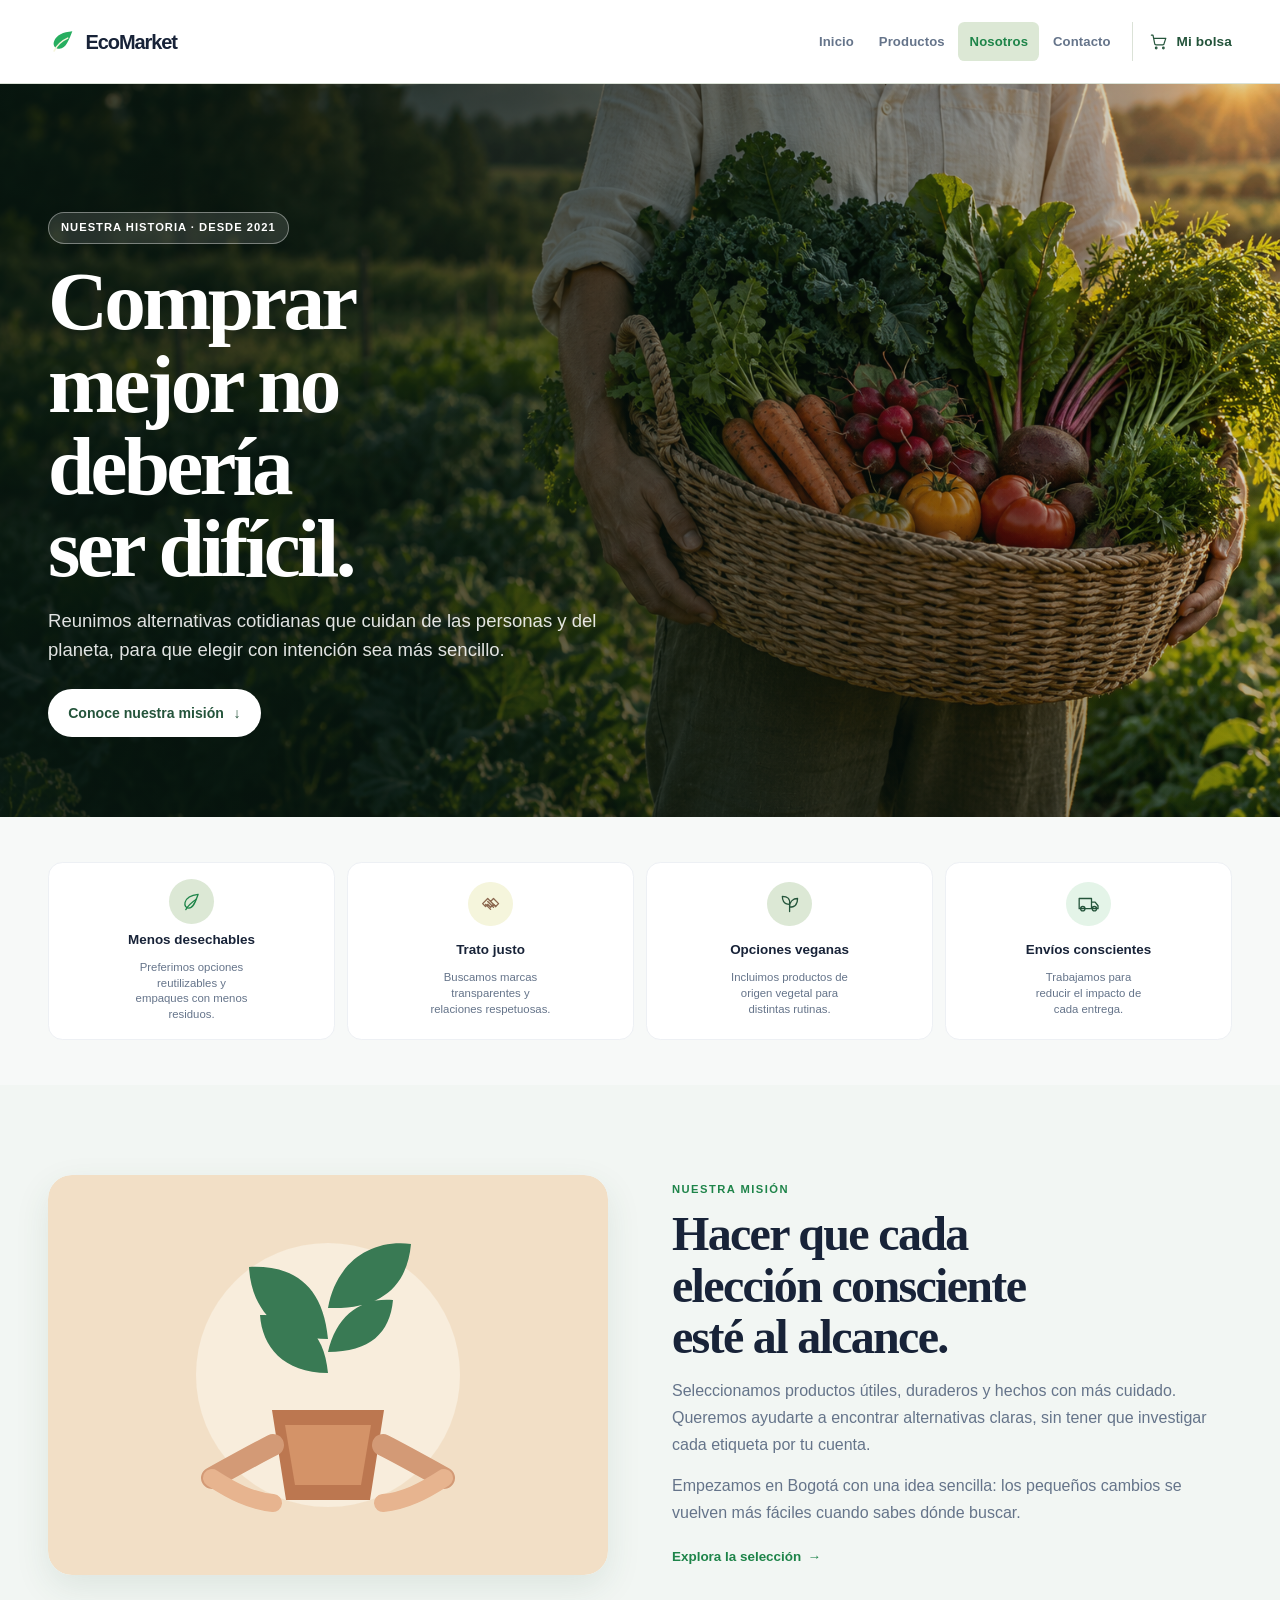
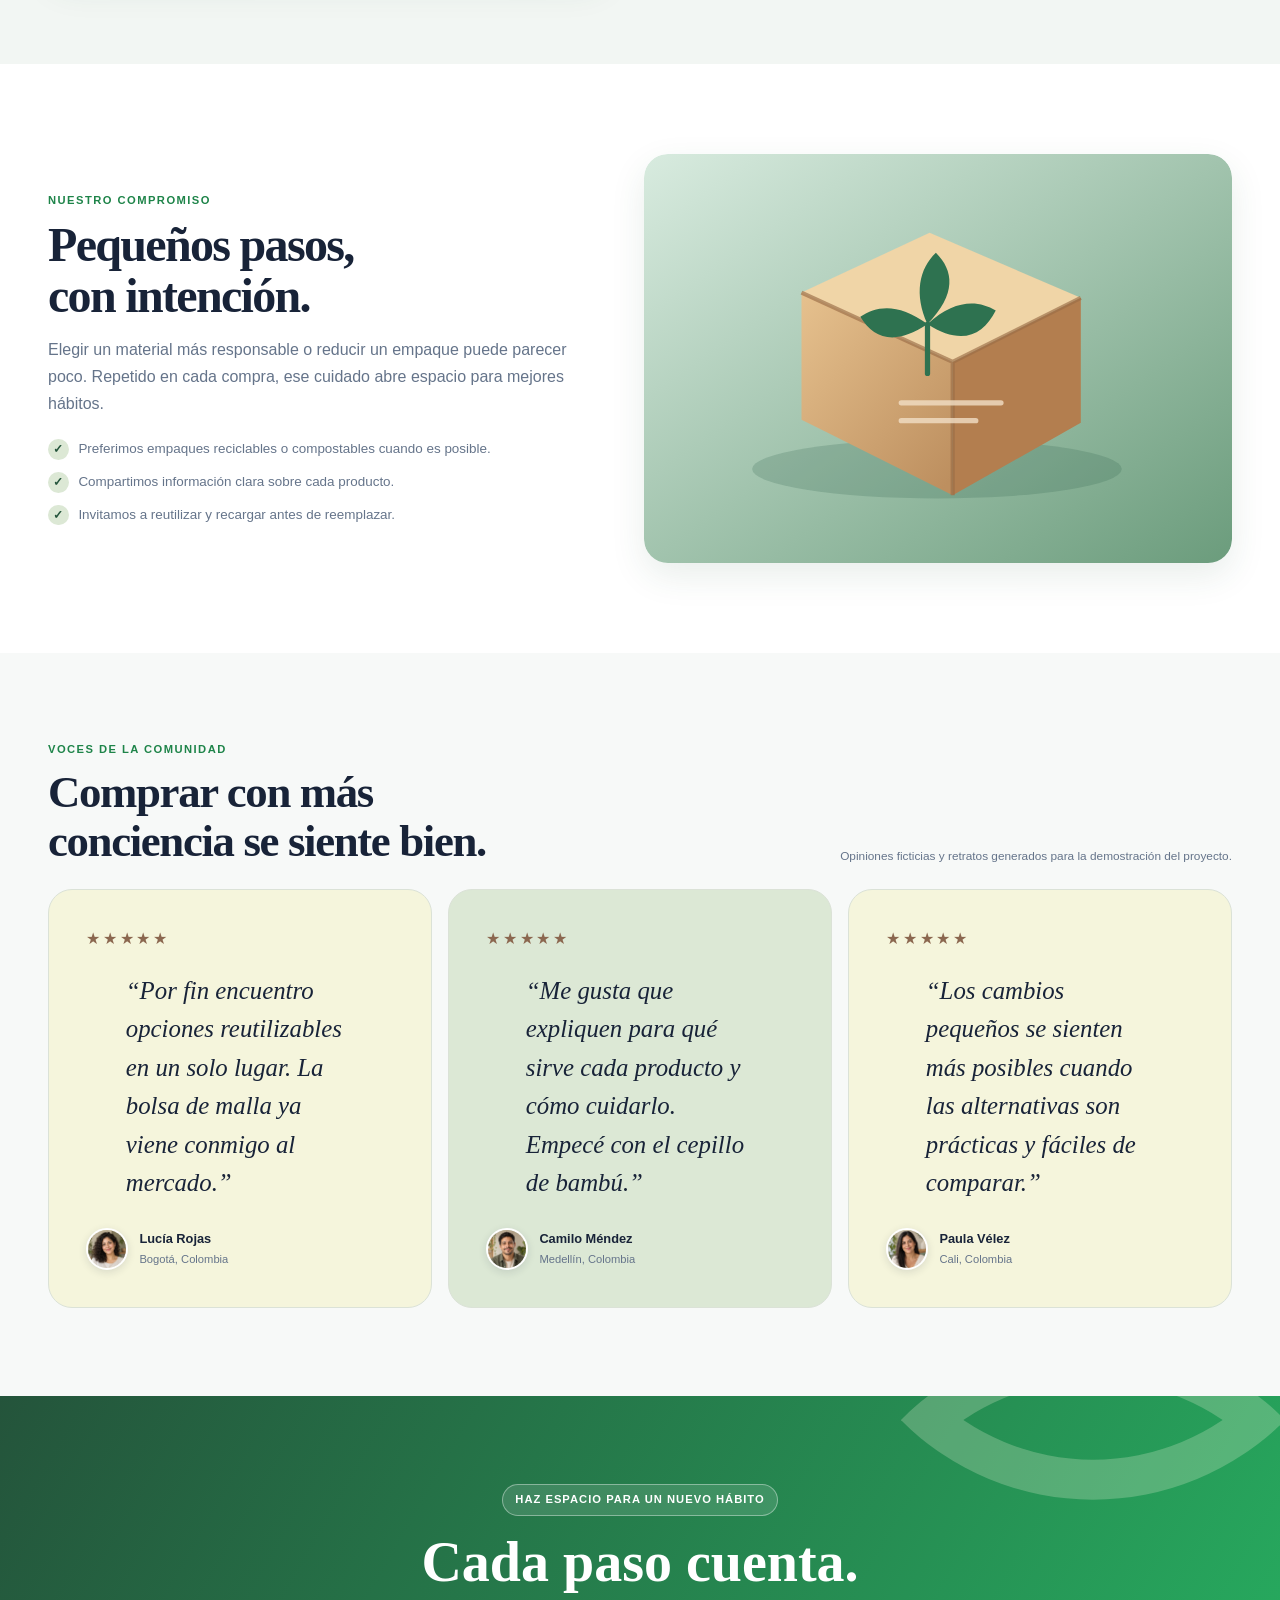
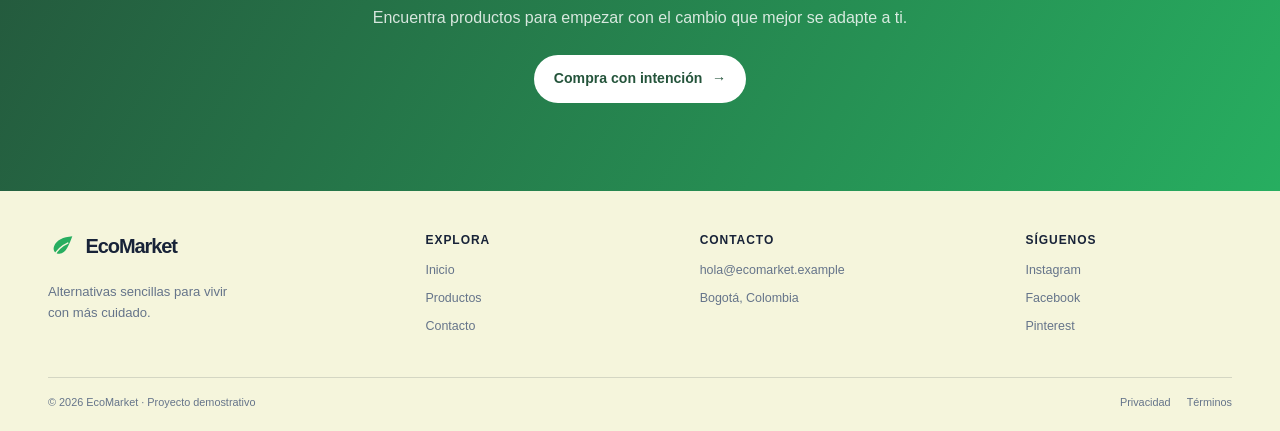
<file: views/sobre-nosotros.html>
<!doctype html>
<html lang="es">
  <head>
    <meta charset="utf-8">
    <meta name="viewport" content="width=device-width, initial-scale=1">
    <meta name="theme-color" content="#f7f9f8">
    <link rel="icon" type="image/svg+xml" href="../img/icons/eco-leaf.svg">
    <meta name="description" content="Conoce la misión y los principios de EcoMarket.">
    <title>Sobre nosotros | EcoMarket</title>
    <link rel="stylesheet" href="../css/main.css"><link rel="stylesheet" href="../css/layout.css"><link rel="stylesheet" href="../css/components.css"><link rel="stylesheet" href="../css/animations.css">
  </head>
  <body>
    <a class="skip-link" href="#contenido">Saltar al contenido</a>
    <header class="site-header"><div class="site-header__inner page-wrap">
      <a class="brand" href="../index.html" aria-label="EcoMarket, inicio"><svg class="brand__mark" viewBox="0 0 40 40" aria-hidden="true"><path d="M32 7C20 8 11 12 8 20c-2 5 1 10 7 10 9 0 13-13 17-23Z" fill="currentColor"/><path d="M8 33c4-8 9-13 18-17" fill="none" stroke="#f5f5dc" stroke-linecap="round" stroke-width="2"/></svg><span>Eco<span class="brand__accent">Market</span></span></a>
      <nav class="site-nav" aria-label="Navegación principal"><input class="site-nav__checkbox" id="menu-principal" type="checkbox" aria-label="Mostrar u ocultar menú"><label class="site-nav__button" for="menu-principal" aria-hidden="true"><span></span><span></span><span></span></label><div class="site-nav__menu"><a class="site-nav__link" href="../index.html">Inicio</a><a class="site-nav__link" href="productos.html">Productos</a><a class="site-nav__link site-nav__link--current" aria-current="page" href="sobre-nosotros.html">Nosotros</a><a class="site-nav__link" href="contacto.html">Contacto</a><a class="header-cart" href="productos.html" aria-label="Ver catálogo y bolsa demostrativa"><svg viewBox="0 0 24 24" aria-hidden="true"><path d="M3 4h2l2 10a2 2 0 0 0 2 2h8a2 2 0 0 0 2-2l2-6H6M10 20a1 1 0 1 1-2 0 1 1 0 0 1 2 0Zm9 0a1 1 0 1 1-2 0 1 1 0 0 1 2 0Z"/></svg><span>Mi bolsa</span></a></div></nav>
    </div></header>
    <main id="contenido" class="about-page">
      <section class="about-hero" aria-labelledby="about-title">
        <img class="about-hero__image" src="../img/hero/historia-ecomarket.png" alt="Canasta de verduras frescas cosechadas en una huerta local" fetchpriority="high">
        <div class="about-hero__shade" aria-hidden="true"></div>
        <div class="about-hero__content page-wrap">
          <p class="eyebrow eyebrow--light">Nuestra historia · desde 2021</p>
          <h1 id="about-title">Comprar mejor no debería ser difícil.</h1>
          <p>Reunimos alternativas cotidianas que cuidan de las personas y del planeta, para que elegir con intención sea más sencillo.</p>
          <a class="button button--light" href="#mision">Conoce nuestra misión <span aria-hidden="true">↓</span></a>
        </div>
      </section>

      <section class="about-principles page-wrap" aria-label="Principios que guían a EcoMarket">
        <article class="principle-card">
          <span class="principle-card__icon" aria-hidden="true"><svg viewBox="0 0 32 32"><path d="M25 6C16 7 9 10 7 17c-1 4 1 8 5 8 7 0 10-11 13-19Z"/><path d="M8 27c4-7 8-10 14-14"/></svg></span>
          <h2>Menos desechables</h2><p>Preferimos opciones reutilizables y empaques con menos residuos.</p>
        </article>
        <article class="principle-card">
          <span class="principle-card__icon principle-card__icon--earth" aria-hidden="true"><svg viewBox="0 0 32 32"><path d="m5 16 7-7 4 4 4-4 7 7-4 4-3-3-4 4-4-4-3 3Z"/><path d="m12 13 8 8M16 13l7 7M9 17l7 7"/></svg></span>
          <h2>Trato justo</h2><p>Buscamos marcas transparentes y relaciones respetuosas.</p>
        </article>
        <article class="principle-card">
          <span class="principle-card__icon principle-card__icon--green" aria-hidden="true"><svg viewBox="0 0 32 32"><path d="M16 27V15M16 17C7 17 6 10 6 6c7 0 11 3 10 11ZM16 21c0-8 5-12 11-12 0 6-2 12-11 12Z"/></svg></span>
          <h2>Opciones veganas</h2><p>Incluimos productos de origen vegetal para distintas rutinas.</p>
        </article>
        <article class="principle-card">
          <span class="principle-card__icon principle-card__icon--teal" aria-hidden="true"><svg viewBox="0 0 32 32"><path d="M3 9h17v14H3zM20 14h5l4 5v4h-9zM8 26a3 3 0 1 0 0-6 3 3 0 0 0 0 6ZM24 26a3 3 0 1 0 0-6 3 3 0 0 0 0 6Z"/></svg></span>
          <h2>Envíos conscientes</h2><p>Trabajamos para reducir el impacto de cada entrega.</p>
        </article>
      </section>

      <section class="about-story" id="mision" aria-labelledby="mission-title">
        <div class="about-story__layout page-wrap">
          <div class="about-illustration" aria-hidden="true">
            <svg viewBox="0 0 560 400" role="presentation">
              <rect width="560" height="400" rx="24" fill="#f2dfc6"/>
              <circle cx="280" cy="200" r="132" fill="#f8eddc"/>
              <path d="M280 242V111M280 164c-54 0-77-33-79-72 42-2 74 16 79 72Zm0-31c8-45 42-69 83-64-4 42-29 66-83 64Zm0 65c-45 0-66-27-68-58 38-1 64 13 68 58Zm0-21c8-36 33-55 65-52-3 33-23 52-65 52Z" fill="#397a54"/>
              <path d="M224 235h112l-14 90h-84z" fill="#bc7750"/>
              <path d="M237 250h86l-10 60h-66z" fill="#d49368"/>
              <path d="M164 303c27-15 45-25 61-33m171 33c-27-15-45-25-61-33" fill="none" stroke="#d39a76" stroke-linecap="round" stroke-width="22"/>
              <path d="M164 303c20 13 39 23 61 25m171-25c-20 13-39 23-61 25" fill="none" stroke="#e7b48f" stroke-linecap="round" stroke-width="18"/>
            </svg>
          </div>
          <div class="about-story__copy">
            <p class="eyebrow">Nuestra misión</p>
            <h2 id="mission-title">Hacer que cada elección consciente esté al alcance.</h2>
            <p>Seleccionamos productos útiles, duraderos y hechos con más cuidado. Queremos ayudarte a encontrar alternativas claras, sin tener que investigar cada etiqueta por tu cuenta.</p>
            <p>Empezamos en Bogotá con una idea sencilla: los pequeños cambios se vuelven más fáciles cuando sabes dónde buscar.</p>
            <a class="text-link" href="productos.html">Explora la selección <span aria-hidden="true">→</span></a>
          </div>
        </div>
      </section>

      <section class="about-commitment" id="compromiso" aria-labelledby="commitment-title">
        <div class="about-commitment__layout page-wrap">
          <div class="about-commitment__copy">
            <p class="eyebrow">Nuestro compromiso</p>
            <h2 id="commitment-title">Pequeños pasos, con intención.</h2>
            <p>Elegir un material más responsable o reducir un empaque puede parecer poco. Repetido en cada compra, ese cuidado abre espacio para mejores hábitos.</p>
            <ul class="commitment-list">
              <li><span aria-hidden="true">✓</span> Preferimos empaques reciclables o compostables cuando es posible.</li>
              <li><span aria-hidden="true">✓</span> Compartimos información clara sobre cada producto.</li>
              <li><span aria-hidden="true">✓</span> Invitamos a reutilizar y recargar antes de reemplazar.</li>
            </ul>
          </div>
          <div class="commitment-art" role="img" aria-label="Caja de cartón reciclable con una hoja verde">
            <svg viewBox="0 0 560 390" aria-hidden="true">
              <defs><linearGradient id="box-bg" x1="0" y1="0" x2="1" y2="1"><stop stop-color="#d8ebdf"/><stop offset="1" stop-color="#6b9c7c"/></linearGradient><linearGradient id="box-face" x1="0" y1="0" x2="0.9" y2="1"><stop stop-color="#e6c18e"/><stop offset="1" stop-color="#bd8f5f"/></linearGradient></defs>
              <rect width="560" height="390" rx="22" fill="url(#box-bg)"/>
              <ellipse cx="279" cy="300" rx="176" ry="28" fill="#285d46" opacity=".2"/>
              <path d="m150 132 122-57 144 62-122 61z" fill="#f0d5a7"/>
              <path d="m150 132 144 66v127l-144-72z" fill="url(#box-face)"/>
              <path d="m294 198 122-61v119l-122 69z" fill="#b37e4f"/>
              <path d="m150 132 144 66 122-61M294 198v127" fill="none" stroke="#9c6d47" stroke-width="4" opacity=".65"/>
              <path d="M270 162c-13-28-8-53 8-68 17 17 20 39-8 68Zm0 0c-27-20-48-18-64-7 13 21 33 28 64 7Zm0 0c26-24 48-23 65-13-12 24-33 34-65 13Z" fill="#2e7250"/>
              <path d="M270 162v47" stroke="#2e7250" stroke-width="5" stroke-linecap="round"/>
              <path d="M245 237h95M245 254h71" stroke="#f2dfc6" stroke-width="5" stroke-linecap="round" opacity=".8"/>
            </svg>
          </div>
        </div>
      </section>

      <section class="about-reviews page-wrap" aria-labelledby="reviews-title">
        <input class="review-switch visually-hidden" type="radio" name="testimonios" id="testimonio-1" checked>
        <input class="review-switch visually-hidden" type="radio" name="testimonios" id="testimonio-2">
        <input class="review-switch visually-hidden" type="radio" name="testimonios" id="testimonio-3">
        <div class="about-reviews__heading"><div><p class="eyebrow">Voces de la comunidad</p><h2 id="reviews-title">Comprar con más conciencia se siente bien.</h2></div><p>Opiniones ficticias y retratos generados para la demostración del proyecto.</p></div>
        <div class="review-viewport">
          <div class="review-track">
            <figure class="review-card"><div class="review-card__stars" role="img" aria-label="5 de 5 estrellas">★★★★★</div><blockquote>“Por fin encuentro opciones reutilizables en un solo lugar. La bolsa de malla ya viene conmigo al mercado.”</blockquote><figcaption><img class="review-avatar" src="../img/reviews/lucia-rojas-muestra.png" alt="Retrato ficticio de muestra de Lucía Rojas" width="64" height="64" loading="lazy" decoding="async"><span><strong>Lucía Rojas</strong><small>Bogotá, Colombia</small></span></figcaption></figure>
            <figure class="review-card"><div class="review-card__stars" role="img" aria-label="5 de 5 estrellas">★★★★★</div><blockquote>“Me gusta que expliquen para qué sirve cada producto y cómo cuidarlo. Empecé con el cepillo de bambú.”</blockquote><figcaption><img class="review-avatar review-avatar--sage" src="../img/reviews/camilo-mendez-muestra.png" alt="Retrato ficticio de muestra de Camilo Méndez" width="64" height="64" loading="lazy" decoding="async"><span><strong>Camilo Méndez</strong><small>Medellín, Colombia</small></span></figcaption></figure>
            <figure class="review-card"><div class="review-card__stars" role="img" aria-label="5 de 5 estrellas">★★★★★</div><blockquote>“Los cambios pequeños se sienten más posibles cuando las alternativas son prácticas y fáciles de comparar.”</blockquote><figcaption><img class="review-avatar review-avatar--peach" src="../img/reviews/paula-velez-muestra.png" alt="Retrato ficticio de muestra de Paula Vélez" width="64" height="64" loading="lazy" decoding="async"><span><strong>Paula Vélez</strong><small>Cali, Colombia</small></span></figcaption></figure>
          </div>
        </div>
        <nav class="review-controls" aria-label="Seleccionar testimonio">
          <label for="testimonio-1"><span class="visually-hidden">Testimonio 1</span></label>
          <label for="testimonio-2"><span class="visually-hidden">Testimonio 2</span></label>
          <label for="testimonio-3"><span class="visually-hidden">Testimonio 3</span></label>
        </nav>
      </section>

      <section class="about-cta" aria-labelledby="about-cta-title">
        <div class="page-wrap"><p class="eyebrow eyebrow--light">Haz espacio para un nuevo hábito</p><h2 id="about-cta-title">Cada paso cuenta.</h2><p>Encuentra productos para empezar con el cambio que mejor se adapte a ti.</p><a class="button button--light" href="productos.html">Compra con intención <span aria-hidden="true">→</span></a></div>
      </section>
    </main>
    <footer class="site-footer" id="footer"><div class="site-footer__main page-wrap"><div class="site-footer__brand"><a class="brand brand--footer" href="../index.html"><svg class="brand__mark" viewBox="0 0 40 40" aria-hidden="true"><path d="M32 7C20 8 11 12 8 20c-2 5 1 10 7 10 9 0 13-13 17-23Z" fill="currentColor"/><path d="M8 33c4-8 9-13 18-17" fill="none" stroke="#f5f5dc" stroke-linecap="round" stroke-width="2"/></svg><span>Eco<span class="brand__accent">Market</span></span></a><p>Alternativas sencillas para vivir<br>con más cuidado.</p></div><div class="site-footer__column"><h2>Explora</h2><a href="../index.html">Inicio</a><a href="productos.html">Productos</a><a href="contacto.html">Contacto</a></div><div class="site-footer__column"><h2>Contacto</h2><a href="mailto:hola@ecomarket.example">hola@ecomarket.example</a><span>Bogotá, Colombia</span></div><div class="site-footer__column"><h2>Síguenos</h2><a href="#footer">Instagram</a><a href="#footer">Facebook</a><a href="#footer">Pinterest</a></div></div><div class="site-footer__bottom page-wrap"><span>© 2026 EcoMarket · Proyecto demostrativo</span><div><a href="contacto.html#privacidad">Privacidad</a><a href="contacto.html#terminos">Términos</a></div></div></footer>
  </body>
</html>
</file>
<file: css/main.css>
/* EcoMarket · verdes naturales y tierra, reinicio y estilos globales */
:root {
  color-scheme: light;
  --color-primary: #2ecc71;
  --color-primary-dark: #27ae60;
  --color-brand: #27ae60;
  --color-brand-dark: #1e8449;
  --color-forest: #24543b;
  --color-leaf: #6c9567;
  --color-sage: #dce8d5;
  --color-beige: #f5f5dc;
  --color-background: #f7f9f8;
  --color-paper: #ffffff;
  --color-earth: #8b674f;
  --color-ink: #182338;
  --color-muted: #65748a;
  --color-line: #dbe2d7;
  --color-error: #b33f35;
  --color-success: #33754a;
  --font-body: "Segoe UI", Arial, sans-serif;
  --font-display: Georgia, "Times New Roman", serif;
  --radius-small: 0.4rem;
  --radius-medium: 0.9rem;
  --radius-large: 1.5rem;
  --content-width: 74rem;
  --shadow-soft: 0 0.8rem 2.2rem rgb(36 84 59 / 10%);
}

*,
*::before,
*::after { box-sizing: border-box; }

html { scroll-behavior: smooth; }
body { min-width: 20rem; margin: 0; background: var(--color-background); color: var(--color-ink); font-family: var(--font-body); font-size: 1rem; line-height: 1.6; }
img, svg { display: block; max-width: 100%; }
img { height: auto; }
button, input, textarea, select { font: inherit; }
a { color: inherit; text-decoration: none; }
button, a, input, textarea, select { -webkit-tap-highlight-color: transparent; }
h1, h2, h3, h4, p, figure { margin: 0; }
ul, ol { margin: 0; padding: 0; }

:focus-visible { outline: 3px solid #9a632f; outline-offset: 4px; }
::selection { background: var(--color-sage); color: var(--color-forest); }

.page-wrap { width: min(var(--content-width), calc(100% - 2rem)); margin-inline: auto; }
.visually-hidden { position: absolute; width: 1px; height: 1px; overflow: hidden; clip: rect(0, 0, 0, 0); white-space: nowrap; clip-path: inset(50%); }
.skip-link { position: fixed; z-index: 100; top: 0.75rem; left: 0.75rem; padding: 0.65rem 1rem; transform: translateY(-160%); border-radius: var(--radius-small); background: var(--color-forest); color: white; }
.skip-link:focus { transform: translateY(0); }
.page-placeholder { min-height: 25rem; }

@media (min-width: 48rem) {
  .page-wrap { width: min(var(--content-width), calc(100% - 4rem)); }
}

@media (prefers-reduced-motion: reduce) {
  *, *::before, *::after { scroll-behavior: auto !important; animation-duration: 0.01ms !important; animation-iteration-count: 1 !important; transition-duration: 0.01ms !important; }
}
</file>
<file: css/layout.css>
﻿/* EcoMarket · cabecera, navegación y pie compartidos */
.site-header { position: relative; z-index: 10; border-bottom: 1px solid var(--color-line); background: var(--color-paper); }
.site-header__inner { display: flex; min-height: 4.8rem; align-items: center; justify-content: space-between; }
.brand { display: inline-flex; flex: 0 0 auto; align-items: center; gap: 0.45rem; color: var(--color-ink); font-size: 1.25rem; font-weight: 750; letter-spacing: -0.055em; line-height: 1; }
.brand__mark { width: 1.9rem; color: var(--color-brand); }
.brand__accent { color: inherit; font-weight: 750; }

.site-header__actions { display: flex; align-items: center; gap: 0.2rem; }
.site-nav { position: relative; }
.site-nav__checkbox { position: absolute; z-index: 2; top: 0; right: 0; width: 2.75rem; height: 2.75rem; margin: 0; opacity: 0; cursor: pointer; }
.site-nav__button { display: grid; width: 2.75rem; height: 2.75rem; align-content: center; justify-items: center; gap: 0.28rem; border: 1px solid var(--color-line); border-radius: 50%; color: var(--color-forest); cursor: pointer; }
.site-nav__button span { width: 1rem; height: 1px; background: currentColor; transition: transform 180ms ease, opacity 180ms ease; }
.site-nav__checkbox:focus-visible + .site-nav__button { outline: 3px solid var(--color-brand); outline-offset: 4px; }
.site-nav__checkbox:checked + .site-nav__button span:first-child { transform: translateY(0.29rem) rotate(45deg); }
.site-nav__checkbox:checked + .site-nav__button span:nth-child(2) { opacity: 0; }
.site-nav__checkbox:checked + .site-nav__button span:last-child { transform: translateY(-0.29rem) rotate(-45deg); }
.site-nav__menu { position: absolute; top: calc(100% + 0.75rem); right: 0; display: none; min-width: min(17rem, calc(100vw - 2rem)); gap: 0.2rem; padding: 0.7rem; border: 1px solid var(--color-line); border-radius: var(--radius-medium); background: var(--color-paper); box-shadow: var(--shadow-soft); }
.site-nav__checkbox:checked ~ .site-nav__menu { display: grid; }
.site-nav__link { padding: 0.7rem 0.8rem; border-radius: var(--radius-small); color: var(--color-muted); font-size: 0.88rem; font-weight: 700; letter-spacing: 0.01em; }
.site-nav__link:hover, .site-nav__link--current { background: var(--color-sage); color: var(--color-brand-dark); }
.header-quicklinks { display: flex; align-items: center; gap: 0.15rem; }
.header-icon { display: grid; width: 2.65rem; height: 2.65rem; place-items: center; border-radius: 50%; color: var(--color-muted); transition: background-color 180ms ease, color 180ms ease; }
.header-icon:hover { background: var(--color-sage); color: var(--color-brand-dark); }
.header-icon svg { width: 1.35rem; fill: none; stroke: currentColor; stroke-linecap: round; stroke-linejoin: round; stroke-width: 1.8; }

.site-footer { background: var(--color-beige); color: var(--color-ink); }
.site-footer__main { display: grid; grid-template-columns: repeat(2, minmax(0, 1fr)); gap: 1.8rem 1rem; padding-block: 2.5rem; }
.site-footer__brand { grid-column: 1 / -1; }
.brand--footer { color: var(--color-ink); }
.brand--footer .brand__accent { color: inherit; }
.site-footer__brand > p { max-width: 18rem; margin-top: 0.8rem; color: var(--color-muted); font-size: 0.82rem; }
.site-footer__column { display: flex; flex-direction: column; align-items: flex-start; gap: 0.5rem; color: var(--color-muted); font-size: 0.78rem; }
.site-footer__column h2 { margin-bottom: 0.2rem; color: var(--color-ink); font-family: var(--font-body); font-size: 0.75rem; font-weight: 700; letter-spacing: 0.08em; text-transform: uppercase; }
.site-footer__column a:hover, .site-footer__bottom a:hover { color: var(--color-brand-dark); text-decoration: underline; text-underline-offset: 0.2em; }
.site-footer__bottom { display: flex; flex-direction: column; gap: 0.7rem; padding-block: 1rem 1.25rem; border-top: 1px solid rgb(24 35 56 / 15%); color: var(--color-muted); font-size: 0.68rem; }
.site-footer__bottom div { display: flex; gap: 1rem; }

@media (min-width: 42rem) {
  .site-footer__main { grid-template-columns: 1.4fr 1fr 1.2fr 0.8fr; }
  .site-footer__brand { grid-column: auto; }
  .site-footer__bottom { flex-direction: row; justify-content: space-between; }
}

@media (min-width: 54rem) {
  .site-header__inner { min-height: 5.2rem; }
  .site-header__actions { flex: 1; justify-content: flex-end; gap: clamp(1rem, 4vw, 3rem); margin-left: 2rem; }
  .site-nav__checkbox, .site-nav__button { display: none; }
  .site-nav__menu, .site-nav__checkbox:not(:checked) ~ .site-nav__menu, .site-nav__checkbox:checked ~ .site-nav__menu { position: static; display: flex; min-width: 0; align-items: center; gap: 0.15rem; padding: 0; border: 0; background: transparent; box-shadow: none; }
  .site-nav__link { padding: 0.55rem 0.7rem; font-size: 0.82rem; }
  .header-quicklinks { gap: 0.35rem; }
}

@media (prefers-reduced-motion: reduce) {
  .site-nav__button span, .header-icon { transition: none; }
}
.header-cart { display: flex; align-items: center; gap: 0.5rem; padding: 0.65rem 0.8rem; border-top: 1px solid var(--color-line); color: var(--color-forest); font-size: 0.85rem; font-weight: 700; letter-spacing: 0.01em; }
.header-cart svg { width: 1.2rem; fill: none; stroke: currentColor; stroke-linecap: round; stroke-linejoin: round; stroke-width: 1.5; }
@media (min-width: 54rem) {
  .header-cart { margin-left: 0.5rem; padding: 0.55rem 0 0.55rem 1rem; border-top: 0; border-left: 1px solid var(--color-line); }
}
</file>
<file: css/components.css>
/* EcoMarket · botones, campos y componentes de contenido */
.button { display: inline-flex; min-height: 3rem; align-items: center; justify-content: center; gap: 0.6rem; padding: 0.7rem 1.2rem; border: 1px solid transparent; border-radius: 999px; font-size: 0.88rem; font-weight: 650; transition: color 180ms ease, background-color 180ms ease, border-color 180ms ease, transform 180ms ease; }
.button--primary { background: var(--color-primary); color: var(--color-ink); }
.button--primary:hover { transform: translateY(-2px); background: var(--color-primary-dark); }
.button--outline { border-color: var(--color-forest); color: var(--color-forest); }
.button--outline:hover { background: var(--color-forest); color: white; }
.button--hero-outline { border-color: rgb(255 255 255 / 70%); background: rgb(255 255 255 / 9%); color: white; backdrop-filter: blur(5px); }
.button--hero-outline:hover { background: white; color: var(--color-ink); }
.button svg { width: 1.1rem; fill: none; stroke: currentColor; stroke-linecap: round; stroke-linejoin: round; stroke-width: 1.6; }

.card { overflow: hidden; border: 1px solid var(--color-line); border-radius: var(--radius-medium); background: var(--color-paper); transition: transform 200ms ease, box-shadow 200ms ease; }
.card:hover { transform: translateY(-3px); box-shadow: var(--shadow-soft); }

.field { display: grid; gap: 0.35rem; }
.field label { color: var(--color-forest); font-size: 0.8rem; font-weight: 650; }
.field input, .field textarea, .field select { width: 100%; min-height: 2.8rem; padding: 0.65rem 0.75rem; border: 1px solid var(--color-line); border-radius: var(--radius-small); background: var(--color-paper); color: var(--color-ink); }
.field textarea { min-height: 7rem; resize: vertical; }
.field input:focus, .field textarea:focus, .field select:focus { border-color: var(--color-brand); outline: 0; box-shadow: 0 0 0 3px rgb(39 174 96 / 16%); }

.home-hero { position: relative; isolation: isolate; min-height: 34rem; overflow: hidden; background: var(--color-forest); color: white; }
.home-hero__image, .home-hero__shade { position: absolute; z-index: -1; inset: 0; width: 100%; height: 100%; }
.home-hero__image { object-fit: cover; object-position: center 51%; }
.home-hero__shade { background: linear-gradient(90deg, rgb(9 23 18 / 76%) 0%, rgb(9 23 18 / 46%) 47%, rgb(9 23 18 / 7%) 100%), linear-gradient(0deg, rgb(9 23 18 / 34%), transparent 58%); }
.home-hero__content { display: flex; min-height: inherit; flex-direction: column; align-items: flex-start; justify-content: flex-end; padding-block: 7rem 3.6rem; animation: appear 650ms ease-out both; }
.eyebrow { margin-bottom: 0.55rem; color: var(--color-brand-dark); font-size: 0.7rem; font-weight: 750; letter-spacing: 0.13em; text-transform: uppercase; }
.eyebrow--light { display: inline-flex; align-items: center; margin-bottom: 1rem; padding: 0.38rem 0.75rem; border: 1px solid rgb(255 255 255 / 38%); border-radius: 999px; background: rgb(255 255 255 / 12%); color: white; letter-spacing: 0.09em; }
.home-hero h1 { max-width: 12ch; font-family: var(--font-display); font-size: clamp(2.8rem, 7vw, 5.6rem); font-weight: 700; letter-spacing: -0.045em; line-height: 0.99; text-wrap: balance; }
.home-hero__copy { max-width: 35rem; margin-top: 1rem; color: rgb(255 255 255 / 88%); font-size: clamp(1rem, 1.7vw, 1.18rem); line-height: 1.6; }
.home-hero__actions { display: flex; flex-wrap: wrap; gap: 0.7rem; margin-top: 1.6rem; }

.home-categories { display: flex; flex-wrap: wrap; justify-content: center; gap: 0.65rem; padding-block: 1.65rem; }
.home-categories a { padding: 0.62rem 1.05rem; border: 1px solid var(--color-line); border-radius: 999px; background: var(--color-paper); color: var(--color-muted); font-size: 0.8rem; font-weight: 600; transition: background-color 180ms ease, border-color 180ms ease, color 180ms ease; }
.home-categories a:hover { border-color: var(--color-leaf); background: var(--color-sage); color: var(--color-forest); }

.section-space { padding-block: clamp(3.25rem, 7vw, 5.4rem); }
.home-featured { background: var(--color-paper); }
.section-heading { display: flex; align-items: flex-end; justify-content: space-between; gap: 2rem; margin-bottom: 1.6rem; }
.section-heading h2, .home-values h2 { max-width: 19ch; font-family: var(--font-display); font-size: clamp(1.8rem, 4vw, 3rem); letter-spacing: -0.035em; line-height: 1.08; text-wrap: balance; }
.section-heading__copy { margin-top: 0.55rem; color: var(--color-muted); font-size: 0.94rem; }
.text-link { display: inline-flex; flex: 0 0 auto; align-items: center; gap: 0.4rem; color: var(--color-brand-dark); font-size: 0.84rem; font-weight: 700; }
.text-link span, .product-card__link span { transition: transform 160ms ease; }
.text-link:hover span, .product-card__link:hover span { transform: translateX(3px); }

.product-grid { display: grid; grid-template-columns: repeat(2, minmax(0, 1fr)); gap: 0.9rem; align-items: stretch; }
.product-card { display: flex; min-width: 0; flex-direction: column; border-color: #edf0f4; border-radius: var(--radius-medium); }
.product-card__image { display: block; aspect-ratio: 1 / 0.92; overflow: hidden; background: #edf1ed; }
.product-card__image img { width: 100%; height: 100%; object-fit: cover; transition: transform 350ms ease; }
.product-card:hover .product-card__image img { transform: scale(1.035); }
.product-card__body { display: flex; flex: 1; flex-direction: column; padding: 0.85rem; }
.product-card__tag { margin-bottom: 0.3rem; color: var(--color-brand-dark); font-size: 0.62rem; font-weight: 750; letter-spacing: 0.08em; text-transform: uppercase; }
.product-card h3 { font-size: 0.95rem; font-weight: 720; line-height: 1.3; }
.product-card h3 a:hover { color: var(--color-brand-dark); }
.product-card__description { display: -webkit-box; min-height: 2.55em; overflow: hidden; margin-top: 0.4rem; color: var(--color-muted); font-size: 0.78rem; line-height: 1.45; -webkit-box-orient: vertical; -webkit-line-clamp: 2; }
.product-card__bottom { display: flex; align-items: center; justify-content: space-between; gap: 0.45rem; margin-top: auto; padding-top: 0.9rem; }
.product-card__price { color: var(--color-ink); font-size: 0.94rem; font-weight: 760; white-space: nowrap; }
.product-card__link { display: inline-flex; align-items: center; gap: 0.2rem; color: var(--color-brand-dark); font-size: 0.74rem; font-weight: 700; white-space: nowrap; }
.price-note { margin-top: 1.1rem; color: var(--color-muted); font-size: 0.72rem; }

.home-values { padding-block: clamp(3.5rem, 7vw, 5.5rem); background: linear-gradient(115deg, var(--color-sage), var(--color-beige)); }
.home-values__layout { display: grid; gap: 2.5rem; }
.home-values__intro > p:not(.eyebrow) { max-width: 35rem; margin-top: 0.85rem; color: var(--color-muted); }
.home-values__intro .text-link { margin-top: 1.15rem; }
.value-list { display: grid; gap: 0.75rem; }
.value-item { display: flex; align-items: flex-start; gap: 0.9rem; padding: 1rem; border: 1px solid rgb(36 84 59 / 10%); border-radius: var(--radius-medium); background: rgb(255 255 255 / 76%); }
.value-item > span { display: grid; flex: 0 0 2.4rem; width: 2.4rem; height: 2.4rem; place-items: center; border-radius: 50%; background: #e5f0e5; color: var(--color-success); font-size: 0.7rem; font-weight: 750; }
.value-item h3 { font-size: 0.94rem; }
.value-item p { margin-top: 0.2rem; color: var(--color-muted); font-size: 0.79rem; }

@media (max-width: 23rem) {
  .product-grid { grid-template-columns: minmax(0, 1fr); }
  .product-card__image { aspect-ratio: 1 / 0.78; }
  .section-heading { align-items: flex-start; flex-direction: column; gap: 0.8rem; }
  .home-hero__actions { align-items: stretch; flex-direction: column; width: 100%; }
  .home-hero__actions .button { width: 100%; }
}

@media (min-width: 48rem) {
  .home-hero { min-height: clamp(34rem, 57vw, 46rem); }
  .home-hero__content { padding-block: 8rem 5rem; }
  .home-categories { padding-block: 1.9rem; }
  .product-grid { grid-template-columns: repeat(3, minmax(0, 1fr)); gap: 1.15rem; }
  .product-card__image { aspect-ratio: 1 / 0.88; }
  .product-card__body { padding: 1.15rem; }
  .product-card h3 { font-size: 1.03rem; }
  .product-card__description { font-size: 0.84rem; }
  .product-card__price { font-size: 1rem; }
  .home-values__layout { grid-template-columns: 0.9fr 1.1fr; align-items: center; gap: 4rem; }
  .value-list { gap: 0.85rem; }
}

@media (min-width: 70rem) {
  .product-grid { gap: 1.35rem; }
  .product-card__body { padding: 1.2rem; }
}

@media (prefers-reduced-motion: reduce) {
  .button, .card, .product-card__image img, .text-link span, .product-card__link span { transition: none; }
  .home-hero__content { animation: none; }
}

/* Catálogo sostenible: filtros y paginación funcionan sin JavaScript. */
.catalog-page { padding-bottom: clamp(3rem, 6vw, 5rem); }
.catalog-intro { padding-block: clamp(2.4rem, 5vw, 4.2rem); background: linear-gradient(115deg, var(--color-sage), var(--color-beige) 80%); }
.catalog-intro .page-wrap { display: grid; justify-items: start; }
.catalog-intro h1 { max-width: 17ch; font-family: var(--font-display); font-size: clamp(2.2rem, 5vw, 3.7rem); letter-spacing: -0.04em; line-height: 1.08; }
.catalog-intro .page-wrap > p:last-child { margin-top: 0.6rem; color: var(--color-muted); }
.catalog-heading { display: flex; align-items: flex-end; justify-content: space-between; gap: 1rem; margin-bottom: 1.1rem; }
.catalog-heading h2 { font-family: var(--font-display); font-size: clamp(1.5rem, 3vw, 2rem); line-height: 1.2; }
.catalog-heading p, .catalog-toolbar, .catalog-footnote, .filter-note { color: var(--color-muted); font-size: 0.8rem; }
.catalog-heading p { margin-top: 0.35rem; }
.catalog-count { flex: 0 0 auto; padding: 0.35rem 0.7rem; border-radius: 999px; background: var(--color-sage); color: var(--color-forest); font-size: 0.72rem; font-weight: 700; }
.catalog-layout { display: grid; align-items: start; gap: 1.25rem; }
.catalog-sidebar { display: grid; gap: 1rem; padding: 1rem; border: 1px solid var(--color-line); border-radius: var(--radius-medium); background: var(--color-paper); }
.catalog-sidebar__heading { display: flex; align-items: center; justify-content: space-between; gap: 0.75rem; }
.catalog-sidebar__heading h2 { font-size: 1rem; }
.catalog-sidebar__heading a { color: var(--color-brand-dark); font-size: 0.76rem; font-weight: 700; }
.catalog-sidebar__heading a:hover { text-decoration: underline; text-underline-offset: 0.2em; }
.catalog-filter { min-width: 0; padding: 0; border: 0; }
.catalog-filter legend { margin-bottom: 0.55rem; color: var(--color-ink); font-size: 0.83rem; font-weight: 750; }
.catalog-filter__options { display: grid; gap: 0.15rem; }
.catalog-filter__options label { display: flex; min-height: 2.35rem; align-items: center; justify-content: space-between; gap: 0.5rem; padding: 0.45rem 0.6rem; border-radius: var(--radius-small); color: var(--color-muted); font-size: 0.78rem; cursor: pointer; transition: color 160ms ease, background-color 160ms ease; }
.catalog-filter__options label:hover { background: #f1f5f2; color: var(--color-forest); }
.catalog-filter__options label span { color: #8994a2; font-size: 0.69rem; }
.catalog-filter__options .catalog-control:checked + label { background: var(--color-sage); color: var(--color-forest); font-weight: 700; }
.catalog-filter__options .catalog-control:focus-visible + label, .catalog-stock-filter .catalog-control:focus-visible + label { outline: 3px solid #9a632f; outline-offset: 2px; }
.catalog-stock-filter { padding-top: 0.2rem; border-top: 1px solid #edf0f4; }
.catalog-stock-filter label { display: flex; min-height: 2.5rem; align-items: center; gap: 0.55rem; color: var(--color-muted); font-size: 0.78rem; cursor: pointer; }
.catalog-stock-filter__check { display: grid; width: 1.1rem; height: 1.1rem; place-items: center; border: 1px solid #bcc8d2; border-radius: 0.25rem; background: white; }
.catalog-stock-filter__check::after { content: "✓"; color: white; font-size: 0.75rem; font-weight: 800; opacity: 0; }
.catalog-stock-filter .catalog-control:checked + label .catalog-stock-filter__check { border-color: var(--color-brand); background: var(--color-brand); }
.catalog-stock-filter .catalog-control:checked + label .catalog-stock-filter__check::after { opacity: 1; }
.filter-note { padding-top: 0.75rem; border-top: 1px solid #edf0f4; font-size: 0.68rem; }
.catalog-content { min-width: 0; }
.catalog-toolbar { display: flex; flex-wrap: wrap; justify-content: space-between; gap: 0.4rem 1rem; margin-bottom: 0.85rem; }
.catalog-search { display: grid; grid-template-columns: minmax(0, 1fr) auto; gap: 0.55rem; margin-bottom: 1rem; padding: 0.65rem; border: 1px solid var(--color-line); border-radius: var(--radius-medium); background: var(--color-paper); }
.catalog-search__field { min-width: 0; min-height: 2.8rem; padding: 0.55rem 0.8rem; border: 1px solid var(--color-line); border-radius: var(--radius-small); background: #fff; color: var(--color-ink); }
.catalog-search__field::placeholder { color: var(--color-muted); }
.catalog-search__button { min-height: 2.8rem; padding: 0.5rem 1rem; border: 0; border-radius: var(--radius-small); background: var(--color-brand-dark); color: #fff; font-size: 0.82rem; font-weight: 750; cursor: pointer; }
.catalog-search__button:hover { background: var(--color-forest); }
.catalog-search__hint { grid-column: 1 / -1; color: var(--color-muted); font-size: 0.7rem; }
.catalog-grid { grid-template-columns: minmax(0, 1fr); gap: 0.9rem; }
.catalog-card { min-width: 0; }
.catalog-card__image { position: relative; aspect-ratio: 1 / 0.82; }
.catalog-card__image img { width: 100%; height: 100%; object-fit: cover; }
.product-badge { position: absolute; top: 0.65rem; left: 0.65rem; max-width: calc(100% - 4rem); padding: 0.28rem 0.58rem; overflow: hidden; border-radius: 999px; color: white; font-size: 0.58rem; font-weight: 800; letter-spacing: 0.065em; text-overflow: ellipsis; text-transform: uppercase; white-space: nowrap; }
.product-badge--green { background: var(--color-primary); color: var(--color-ink); }
.product-badge--orange { background: var(--color-earth); }
.product-badge--blue { background: var(--color-forest); }
.product-badge--purple { background: #367b55; }
.favorite-toggle__label { position: absolute; top: 0.6rem; right: 0.6rem; display: grid; width: 2.25rem; height: 2.25rem; place-items: center; border: 1px solid rgb(24 35 56 / 9%); border-radius: 50%; background: rgb(255 255 255 / 94%); color: #8793a4; cursor: pointer; transition: color 160ms ease, transform 160ms ease, background-color 160ms ease; }
.favorite-toggle__label:hover { transform: scale(1.08); color: var(--color-brand-dark); }
.favorite-toggle__label svg { width: 1.15rem; fill: none; stroke: currentColor; stroke-linecap: round; stroke-linejoin: round; stroke-width: 1.8; }
.favorite-toggle:checked + .favorite-toggle__label { background: var(--color-sage); color: var(--color-brand-dark); }
.favorite-toggle:checked + .favorite-toggle__label svg { fill: currentColor; }
.favorite-toggle:focus-visible + .favorite-toggle__label { outline: 3px solid #9a632f; outline-offset: 3px; }
.catalog-card__stock { margin-top: 0.6rem; font-size: 0.7rem; font-weight: 650; }
.product-stock--available { color: var(--color-success); }
.product-stock--low { color: var(--color-earth); }
.product-stock--out { color: var(--color-error); }
.catalog-pagination { display: flex; align-items: center; justify-content: center; gap: 0.45rem; margin-top: 1.7rem; }
.catalog-pagination__label { margin-right: 0.3rem; color: var(--color-muted); font-size: 0.78rem; }
.catalog-pagination__choice { display: grid; min-width: 2.65rem; min-height: 2.65rem; padding: 0.45rem 0.7rem; place-items: center; border: 1px solid var(--color-line); border-radius: var(--radius-small); background: white; color: var(--color-muted); font-size: 0.82rem; font-weight: 700; white-space: nowrap; cursor: pointer; }
.catalog-pagination__step { display: none; font-size: 0.72rem; }
.catalog-pagination__choice:hover { border-color: var(--color-brand); color: var(--color-brand-dark); }
.catalog-page:has(#pagina-1:checked) .catalog-pagination__choice[for="pagina-1"], .catalog-page:has(#pagina-2:checked) .catalog-pagination__choice[for="pagina-2"], .catalog-page:has(#pagina-3:checked) .catalog-pagination__choice[for="pagina-3"] { border-color: var(--color-brand); background: var(--color-brand); color: white; }
.catalog-page:has(#pagina-1:focus-visible) .catalog-pagination__choice[for="pagina-1"], .catalog-page:has(#pagina-2:focus-visible) .catalog-pagination__choice[for="pagina-2"], .catalog-page:has(#pagina-3:focus-visible) .catalog-pagination__choice[for="pagina-3"] { outline: 3px solid #9a632f; outline-offset: 3px; }
.catalog-page:has(#pagina-1:checked) .catalog-pagination__step--next-1, .catalog-page:has(#pagina-2:checked) .catalog-pagination__step--previous-2, .catalog-page:has(#pagina-2:checked) .catalog-pagination__step--next-2, .catalog-page:has(#pagina-3:checked) .catalog-pagination__step--previous-3 { display: grid; }
.catalog-footnote { margin-top: 1rem; text-align: center; font-size: 0.7rem; }

/* Cada filtro se combina con los demás mediante selectores :has(). */
.catalog-page:has(#categoria-alimentos:checked) .catalog-card:not([data-category="alimentos"]),
.catalog-page:has(#categoria-cuidado:checked) .catalog-card:not([data-category="cuidado"]),
.catalog-page:has(#categoria-moda:checked) .catalog-card:not([data-category="moda"]),
.catalog-page:has(#categoria-hogar:checked) .catalog-card:not([data-category="hogar"]),
.catalog-page:has(#precio-bajo:checked) .catalog-card:not([data-price="bajo"]),
.catalog-page:has(#precio-medio:checked) .catalog-card:not([data-price="medio"]),
.catalog-page:has(#precio-alto:checked) .catalog-card:not([data-price="alto"]),
.catalog-page:has(#sello-biodegradable:checked) .catalog-card:not([data-tags~="biodegradable"]),
.catalog-page:has(#sello-sin-plastico:checked) .catalog-card:not([data-tags~="sin-plastico"]),
.catalog-page:has(#sello-organico:checked) .catalog-card:not([data-tags~="organico"]),
.catalog-page:has(#solo-disponibles:checked) .catalog-card[data-stock="agotado"],
.catalog-page:has(#pagina-1:checked) .catalog-card:nth-child(n + 8),
.catalog-page:has(#pagina-2:checked) .catalog-card:nth-child(-n + 7),
.catalog-page:has(#pagina-2:checked) .catalog-card:nth-child(n + 15),
.catalog-page:has(#pagina-3:checked) .catalog-card:nth-child(-n + 14) { display: none; }

@media (max-width: 30rem) {
  .catalog-heading { align-items: flex-start; flex-direction: column; gap: 0.55rem; }
  .catalog-sidebar { gap: 0.75rem; }
  .catalog-filter__options--price { grid-template-columns: repeat(2, minmax(0, 1fr)); }
  .catalog-grid { gap: 0.7rem; }
  .catalog-card .product-card__body { padding: 0.75rem; }
  .catalog-card .product-card__bottom { flex-wrap: wrap; align-items: flex-start; }
}

@media (min-width: 48rem) {
  .catalog-layout { grid-template-columns: minmax(12rem, 0.29fr) minmax(0, 1fr); gap: 1.5rem; }
  .catalog-sidebar { position: sticky; top: 1rem; padding: 1.1rem; }
  .catalog-grid { grid-template-columns: repeat(2, minmax(0, 1fr)); gap: 1rem; }
}

@media (min-width: 70rem) {
  .catalog-layout { grid-template-columns: minmax(13rem, 0.24fr) minmax(0, 1fr); gap: 2rem; }
  .catalog-sidebar { padding: 1.25rem; }
  .catalog-grid { grid-template-columns: repeat(4, minmax(0, 1fr)); gap: 1rem; }
  .catalog-card__image { aspect-ratio: 1 / 0.88; }
  .catalog-card .product-card__body { padding: 0.95rem; }
}

@media (prefers-reduced-motion: reduce) {
  .catalog-filter__options label, .favorite-toggle__label { transition: none; }
}

/* Página de historia, misión y principios de EcoMarket. */
.about-hero { position: relative; isolation: isolate; display: flex; min-height: 32rem; overflow: hidden; background: #173c2b; color: white; }
.about-hero__image, .about-hero__shade { position: absolute; z-index: -1; inset: 0; width: 100%; height: 100%; }
.about-hero__image { object-fit: cover; object-position: center 54%; }
.about-hero__shade { background: linear-gradient(90deg, rgb(8 24 17 / 78%) 0%, rgb(8 24 17 / 53%) 47%, rgb(8 24 17 / 8%) 100%), linear-gradient(0deg, rgb(8 24 17 / 32%), transparent 60%); }
.about-hero__content { display: flex; min-height: inherit; flex-direction: column; align-items: flex-start; justify-content: flex-end; padding-block: 6.5rem 3.5rem; }
.about-hero h1 { max-width: 12ch; font-family: var(--font-display); font-size: clamp(2.8rem, 7vw, 5.2rem); letter-spacing: -0.045em; line-height: 0.99; text-wrap: balance; }
.about-hero__content > p:not(.eyebrow) { max-width: 38rem; margin-top: 1rem; color: rgb(255 255 255 / 88%); font-size: clamp(1rem, 2vw, 1.16rem); line-height: 1.6; }
.button--light { margin-top: 1.5rem; background: white; color: var(--color-forest); }
.button--light:hover { transform: translateY(-2px); background: var(--color-beige); }
.about-principles { display: grid; grid-template-columns: minmax(0, 1fr); gap: 0.75rem; padding-block: 2rem; }
.principle-card { display: grid; grid-template-columns: 3rem minmax(0, 1fr); align-items: center; column-gap: 0.75rem; padding: 0.85rem; border: 1px solid #edf0f4; border-radius: var(--radius-medium); background: white; }
.principle-card__icon { display: grid; grid-row: span 2; width: 2.8rem; height: 2.8rem; place-items: center; border-radius: 50%; background: var(--color-sage); color: var(--color-brand-dark); }
.principle-card__icon--earth { background: var(--color-beige); color: var(--color-earth); }
.principle-card__icon--green { background: var(--color-sage); color: var(--color-forest); }
.principle-card__icon--teal { background: #e4f4e8; color: #24543b; }
.principle-card__icon svg { width: 1.45rem; fill: none; stroke: currentColor; stroke-linecap: round; stroke-linejoin: round; stroke-width: 1.8; }
.principle-card h2 { align-self: end; font-size: 0.84rem; line-height: 1.25; }
.principle-card p { align-self: start; margin-top: 0.2rem; color: var(--color-muted); font-size: 0.71rem; line-height: 1.4; }
.about-story { padding-block: clamp(3rem, 7vw, 5.8rem); background: #f2f6f3; }
.about-story__layout { display: flex; flex-direction: column; align-items: center; gap: 2rem; }
.about-story__layout > * { flex: 1 1 0; min-width: 0; }
.about-illustration { overflow: hidden; border-radius: var(--radius-large); box-shadow: var(--shadow-soft); }
.about-illustration svg, .commitment-art svg { width: 100%; height: auto; }
.about-story__copy h2, .about-commitment__copy h2 { max-width: 18ch; font-family: var(--font-display); font-size: clamp(1.9rem, 4vw, 3rem); letter-spacing: -0.035em; line-height: 1.08; text-wrap: balance; }
.about-story__copy > p:not(.eyebrow), .about-commitment__copy > p:not(.eyebrow) { max-width: 38rem; margin-top: 0.85rem; color: var(--color-muted); line-height: 1.7; }
.about-story__copy .text-link { margin-top: 1.2rem; }
.about-commitment { padding-block: clamp(3rem, 7vw, 5.8rem); background: white; }
.about-commitment__layout { display: grid; align-items: center; gap: 2rem; }
.commitment-list { display: grid; gap: 0.75rem; margin-top: 1.35rem; list-style: none; }
.commitment-list li { display: flex; align-items: flex-start; gap: 0.6rem; color: var(--color-muted); font-size: 0.84rem; line-height: 1.5; }
.commitment-list li span { display: grid; flex: 0 0 1.3rem; width: 1.3rem; height: 1.3rem; place-items: center; border-radius: 50%; background: var(--color-sage); color: var(--color-forest); font-size: 0.75rem; font-weight: 800; }
.commitment-art { overflow: hidden; border-radius: var(--radius-large); box-shadow: var(--shadow-soft); }
.about-reviews { padding-block: clamp(3rem, 7vw, 5.5rem); }
.about-reviews__heading { display: flex; flex-direction: column; gap: 0.6rem; }
.about-reviews__heading h2 { max-width: 24ch; font-family: var(--font-display); font-size: clamp(1.8rem, 4vw, 2.8rem); letter-spacing: -0.03em; line-height: 1.1; text-wrap: balance; }
.about-reviews__heading > p { color: var(--color-muted); font-size: 0.74rem; }
.review-viewport { overflow: hidden; margin-top: 1.4rem; border-radius: var(--radius-large); }
.review-track { display: flex; width: 100%; transition: transform 420ms cubic-bezier(.2,.75,.25,1); }
.review-card { display: flex; flex: 0 0 100%; min-width: 0; min-height: 18rem; flex-direction: column; justify-content: space-between; padding: clamp(1.35rem, 4vw, 2.3rem); border: 1px solid var(--color-line); border-radius: var(--radius-large); background: var(--color-beige); transition: transform 180ms ease, box-shadow 180ms ease; }
.review-card:hover { transform: translateY(-0.25rem); box-shadow: var(--shadow-soft); }
.review-card:nth-child(even) { background: var(--color-sage); }
.review-card__stars { color: var(--color-earth); font-size: 1rem; letter-spacing: 0.18em; }
.review-card blockquote { max-width: 56ch; margin-block: 1.25rem 1.6rem; color: var(--color-ink); font-family: var(--font-display); font-size: clamp(1.15rem, 2.5vw, 1.55rem); font-style: italic; line-height: 1.55; }
.review-card figcaption { display: flex; align-items: center; gap: 0.7rem; font-size: 0.8rem; }
.review-card figcaption > span:last-child { display: grid; gap: 0.1rem; }
.review-card figcaption small { color: var(--color-muted); font-size: 0.7rem; }
.review-avatar { display: block; flex: 0 0 2.65rem; width: 2.65rem; height: 2.65rem; border: 2px solid white; border-radius: 50%; background: #d9b18d; box-shadow: 0 0.15rem 0.5rem rgb(24 35 56 / 12%); object-fit: cover; }
.review-avatar--sage { background: var(--color-sage); color: var(--color-forest); }
.review-avatar--peach { background: var(--color-beige); color: var(--color-earth); }
.review-avatar--blue { background: #e4f4e8; color: var(--color-forest); }
.review-controls { display: flex; justify-content: center; gap: 0.55rem; margin-top: 1rem; }
.review-controls label { display: grid; width: 1.85rem; height: 1.85rem; place-items: center; border: 1px solid #cbd4d0; border-radius: 50%; background: white; cursor: pointer; }
.review-controls label::after { width: 0.45rem; height: 0.45rem; border-radius: 50%; background: #a4b0aa; content: ""; transition: transform 180ms ease, background-color 180ms ease; }
.review-controls label:hover::after { transform: scale(1.25); }
.about-reviews:has(#testimonio-1:checked) .review-track { transform: translateX(0); }
.about-reviews:has(#testimonio-2:checked) .review-track { transform: translateX(-100%); }
.about-reviews:has(#testimonio-3:checked) .review-track { transform: translateX(-200%); }
.about-reviews:has(#testimonio-1:checked) .review-controls label:nth-child(1), .about-reviews:has(#testimonio-2:checked) .review-controls label:nth-child(2), .about-reviews:has(#testimonio-3:checked) .review-controls label:nth-child(3) { border-color: var(--color-brand); }
.about-reviews:has(#testimonio-1:checked) .review-controls label:nth-child(1)::after, .about-reviews:has(#testimonio-2:checked) .review-controls label:nth-child(2)::after, .about-reviews:has(#testimonio-3:checked) .review-controls label:nth-child(3)::after { transform: scale(1.2); background: var(--color-brand); }
.about-reviews:has(#testimonio-1:focus-visible) .review-controls label:nth-child(1), .about-reviews:has(#testimonio-2:focus-visible) .review-controls label:nth-child(2), .about-reviews:has(#testimonio-3:focus-visible) .review-controls label:nth-child(3) { outline: 3px solid #9a632f; outline-offset: 3px; }
.about-cta { position: relative; isolation: isolate; overflow: hidden; padding-block: clamp(3.2rem, 7vw, 5.5rem); background: linear-gradient(120deg, var(--color-forest), var(--color-primary-dark)); color: white; text-align: center; }
.about-cta::after { position: absolute; z-index: -1; top: -7rem; right: max(4vw, calc((100vw - var(--content-width)) / 2)); width: 17rem; aspect-ratio: 1; border: 2.5rem solid rgb(245 245 220 / 24%); border-radius: 100% 0 100% 0; transform: rotate(45deg); content: ""; }
.about-cta .page-wrap { display: grid; justify-items: center; }
.about-cta h2 { font-family: var(--font-display); font-size: clamp(2rem, 5vw, 3.5rem); line-height: 1.1; }
.about-cta__content > p:not(.eyebrow), .about-cta .page-wrap > p:not(.eyebrow) { max-width: 38rem; margin-top: 0.7rem; color: rgb(255 255 255 / 82%); }

@media (min-width: 38rem) {
  .about-principles { grid-template-columns: repeat(2, minmax(0, 1fr)); gap: 0.9rem; padding-block: 2.5rem; }
  .principle-card { grid-template-columns: 3rem minmax(0, 1fr); padding: 1rem; }
}

@media (min-width: 48rem) {
  .about-hero { min-height: clamp(34rem, 57vw, 45rem); }
  .about-hero__content { padding-block: 8rem 5rem; }
  .about-principles { grid-template-columns: repeat(4, minmax(0, 1fr)); gap: 0.75rem; padding-block: 2.8rem; }
  .principle-card { grid-template-columns: 1fr; justify-items: center; gap: 0.5rem; min-height: 11rem; text-align: center; }
  .principle-card__icon { grid-row: auto; }
  .principle-card p { max-width: 19ch; }
  .about-story__layout { flex-direction: row; gap: clamp(2rem, 5vw, 4.5rem); }
  .about-commitment__layout { grid-template-columns: 0.95fr 1.05fr; gap: clamp(2rem, 5vw, 4.5rem); }
  .about-reviews__heading { flex-direction: row; align-items: flex-end; justify-content: space-between; gap: 2rem; }
  .review-viewport { overflow: visible; }
  .about-reviews:has(#testimonio-1:checked) .review-track, .about-reviews:has(#testimonio-2:checked) .review-track, .about-reviews:has(#testimonio-3:checked) .review-track { display: grid; grid-template-columns: repeat(2, minmax(0, 1fr)); gap: 1rem; transform: none; }
  .review-card { min-height: 17rem; }
  .review-controls { display: none; }
}

@media (min-width: 70rem) {
  .about-reviews:has(#testimonio-1:checked) .review-track, .about-reviews:has(#testimonio-2:checked) .review-track, .about-reviews:has(#testimonio-3:checked) .review-track { grid-template-columns: repeat(3, minmax(0, 1fr)); }
}

/* Contacto: formulario accesible y datos de atención. */
.contact-page { padding-bottom: clamp(3rem, 6vw, 5rem); }
.contact-intro { padding-block: clamp(2.8rem, 6vw, 4.8rem); background: linear-gradient(115deg, var(--color-sage), var(--color-beige) 83%); text-align: center; }
.contact-intro .page-wrap { display: grid; justify-items: center; }
.contact-intro h1 { max-width: 16ch; font-family: var(--font-display); font-size: clamp(2.4rem, 6vw, 4.2rem); letter-spacing: -0.045em; line-height: 1.03; text-wrap: balance; }
.contact-intro .page-wrap > p:last-child { max-width: 43rem; margin-top: 0.85rem; color: var(--color-muted); font-size: clamp(0.98rem, 2vw, 1.12rem); line-height: 1.6; }
.contact-section { padding-block: clamp(1.5rem, 4vw, 3rem) 0; }
.contact-grid { display: grid; align-items: start; gap: 1.2rem; }
.contact-form-panel { padding: clamp(1.1rem, 4vw, 2rem); border: 1px solid var(--color-line); border-radius: var(--radius-large); background: var(--color-paper); box-shadow: var(--shadow-soft); }
.contact-form-panel__intro h2 { font-family: var(--font-display); font-size: clamp(1.5rem, 3vw, 2rem); letter-spacing: -0.025em; line-height: 1.2; }
.contact-form-panel__intro > p:last-child { margin-top: 0.4rem; color: var(--color-muted); font-size: 0.84rem; }
.contact-form { display: grid; gap: 1rem; margin-top: 1.35rem; }
.contact-form__fields { display: grid; gap: 0.95rem; }
.contact-form .field label { font-size: 0.8rem; }
.contact-form .field input, .contact-form .field select { min-height: 3rem; padding-inline: 0.85rem; border-color: var(--color-line); border-radius: 0.65rem; }
.contact-form .field textarea { min-height: 9rem; padding: 0.8rem 0.85rem; border-color: var(--color-line); border-radius: 0.65rem; line-height: 1.55; }
.contact-form .field input::placeholder, .contact-form .field textarea::placeholder { color: var(--color-muted); opacity: 1; }
.contact-form .field :is(input, select, textarea):required:valid { border-color: var(--color-success); box-shadow: 0 0 0 2px rgb(51 117 74 / 10%); }
.contact-form .field :is(input, textarea):required:invalid:not(:placeholder-shown), .contact-form .field :is(input, textarea):required:invalid:focus, .contact-form .field select:required:invalid:focus { border-color: var(--color-error); box-shadow: 0 0 0 3px rgb(179 63 53 / 12%); }
.contact-form .field :is(input, select, textarea):required:user-invalid { border-color: var(--color-error); box-shadow: 0 0 0 3px rgb(179 63 53 / 12%); }
.contact-form .field small { color: var(--color-muted); font-size: 0.68rem; }
.contact-consent { display: grid; grid-template-columns: 1.15rem minmax(0, 1fr); align-items: start; gap: 0.6rem; }
.contact-consent input { width: 1.1rem; height: 1.1rem; margin: 0.14rem 0 0; accent-color: var(--color-brand); }
.contact-consent input:required:valid { accent-color: var(--color-success); }
.contact-consent input:required:user-invalid { accent-color: var(--color-error); }
.contact-consent label { color: var(--color-muted); font-size: 0.74rem; line-height: 1.5; cursor: pointer; }
.contact-consent__note { margin-top: -0.7rem; padding-left: 1.75rem; color: var(--color-muted); font-size: 0.68rem; }
.contact-consent__note a, .contact-form__note a { color: var(--color-brand-dark); font-weight: 700; text-decoration: underline; text-underline-offset: 0.18em; }
.contact-form__submit { width: 100%; min-height: 3.2rem; }
.contact-form__submit span { transition: transform 180ms ease; }
.contact-form__submit:hover span { transform: translateX(3px); }
.contact-form__note { color: var(--color-muted); font-size: 0.69rem; line-height: 1.5; }
.contact-aside { display: grid; align-content: start; gap: 1.3rem; }
.contact-section-heading { display: flex; align-items: center; gap: 0.65rem; margin-bottom: 0.75rem; }
.contact-section-heading h2 { font-size: 1rem; }
.contact-section-heading__icon { display: grid; width: 2.2rem; height: 2.2rem; place-items: center; border-radius: 50%; background: var(--color-sage); color: var(--color-brand-dark); }
.contact-section-heading__icon svg { width: 1.15rem; fill: none; stroke: currentColor; stroke-linecap: round; stroke-linejoin: round; stroke-width: 1.8; }
.contact-map { position: relative; aspect-ratio: 1.7 / 1; overflow: hidden; border: 1px solid var(--color-line); border-radius: var(--radius-large); background: var(--color-sage); box-shadow: var(--shadow-soft); }
.contact-map > svg { width: 100%; height: 100%; }
.contact-map__caption { position: absolute; right: 0.65rem; bottom: 0.65rem; left: 0.65rem; display: grid; gap: 0.1rem; padding: 0.75rem 0.85rem; border: 1px solid rgb(255 255 255 / 26%); border-radius: var(--radius-medium); background: rgb(36 84 59 / 88%); color: white; backdrop-filter: blur(5px); }
.contact-map__caption strong { font-size: 0.88rem; }
.contact-map__caption span { color: rgb(255 255 255 / 78%); font-size: 0.68rem; }
.contact-address { display: grid; gap: 0.12rem; margin-top: 0.7rem; color: var(--color-ink); font-size: 0.79rem; font-style: normal; }
.contact-address span { color: var(--color-muted); font-size: 0.73rem; }
.contact-methods { display: grid; gap: 0.65rem; }
.contact-method { display: flex; min-width: 0; align-items: center; gap: 0.75rem; padding: 0.85rem; border: 1px solid var(--color-line); border-radius: var(--radius-medium); background: var(--color-paper); transition: border-color 160ms ease, transform 160ms ease; }
.contact-method:hover { transform: translateY(-2px); border-color: var(--color-leaf); }
.contact-method__icon { display: grid; flex: 0 0 2.35rem; width: 2.35rem; height: 2.35rem; place-items: center; border-radius: 50%; background: var(--color-beige); color: var(--color-earth); }
.contact-method__icon svg { width: 1.15rem; fill: none; stroke: currentColor; stroke-linecap: round; stroke-linejoin: round; stroke-width: 1.8; }
.contact-method > span:last-child { display: grid; min-width: 0; gap: 0.08rem; }
.contact-method small { color: var(--color-muted); font-size: 0.66rem; }
.contact-method strong { overflow-wrap: anywhere; color: var(--color-ink); font-size: 0.8rem; }
.contact-social { padding: 1rem; border: 1px solid var(--color-line); border-radius: var(--radius-medium); background: linear-gradient(120deg, var(--color-sage), #fff); }
.contact-social h2 { font-size: 0.9rem; }
.contact-social > p { margin-top: 0.2rem; color: var(--color-muted); font-size: 0.75rem; }
.contact-social__links { display: flex; flex-wrap: wrap; gap: 0.5rem; margin-top: 0.85rem; }
.contact-social__links a { display: inline-flex; min-height: 2.4rem; align-items: center; gap: 0.35rem; padding: 0.45rem 0.65rem; border: 1px solid rgb(39 174 96 / 20%); border-radius: 999px; background: white; color: var(--color-brand-dark); font-size: 0.68rem; font-weight: 700; transition: background-color 160ms ease, transform 160ms ease; }
.contact-social__links a:hover { transform: translateY(-1px); background: var(--color-beige); }
.contact-social__links svg { width: 1rem; fill: none; stroke: currentColor; stroke-linecap: round; stroke-linejoin: round; stroke-width: 1.7; }
.contact-privacy { padding: 0.85rem 1rem; border: 1px solid var(--color-line); border-radius: var(--radius-medium); background: white; }
.contact-privacy summary { color: var(--color-brand-dark); font-size: 0.75rem; font-weight: 700; cursor: pointer; }
.contact-privacy p { margin-top: 0.6rem; color: var(--color-muted); font-size: 0.72rem; line-height: 1.55; }

@media (min-width: 42rem) {
  .contact-methods { grid-template-columns: repeat(2, minmax(0, 1fr)); }
}

@media (min-width: 58rem) {
  .contact-grid { grid-template-columns: minmax(0, 1fr) minmax(20rem, 0.9fr); gap: clamp(1.5rem, 4vw, 3.5rem); }
  .contact-form__fields { grid-template-columns: repeat(2, minmax(0, 1fr)); gap: 1rem; }
  .contact-form__subject, .contact-form__message { grid-column: 1 / -1; }
  .contact-aside { gap: 1.1rem; }
  .contact-methods { gap: 0.65rem; }
}

@media (prefers-reduced-motion: reduce) {
  .contact-form__submit span, .contact-method, .contact-social__links a { transition: none; }
}

@media (prefers-reduced-motion: reduce) {
  .review-track, .review-controls label::after { transition: none; }
}

@media (max-width: 36rem) {
  .catalog-pagination { gap: 0.25rem; flex-wrap: wrap; }
  .catalog-pagination__label { display: none; }
  .catalog-pagination__step { padding-inline: 0.45rem; font-size: 0.66rem; }
}
</file>
<file: css/animations.css>
/* EcoMarket · transiciones suaves, sin bloquear controles ni contenido */
@keyframes appear { from { opacity: 0; transform: translateY(0.4rem); } to { opacity: 1; transform: translateY(0); } }

.button, .card, .site-nav__link, .site-footer__column a { transition-timing-function: ease; }
</file>
